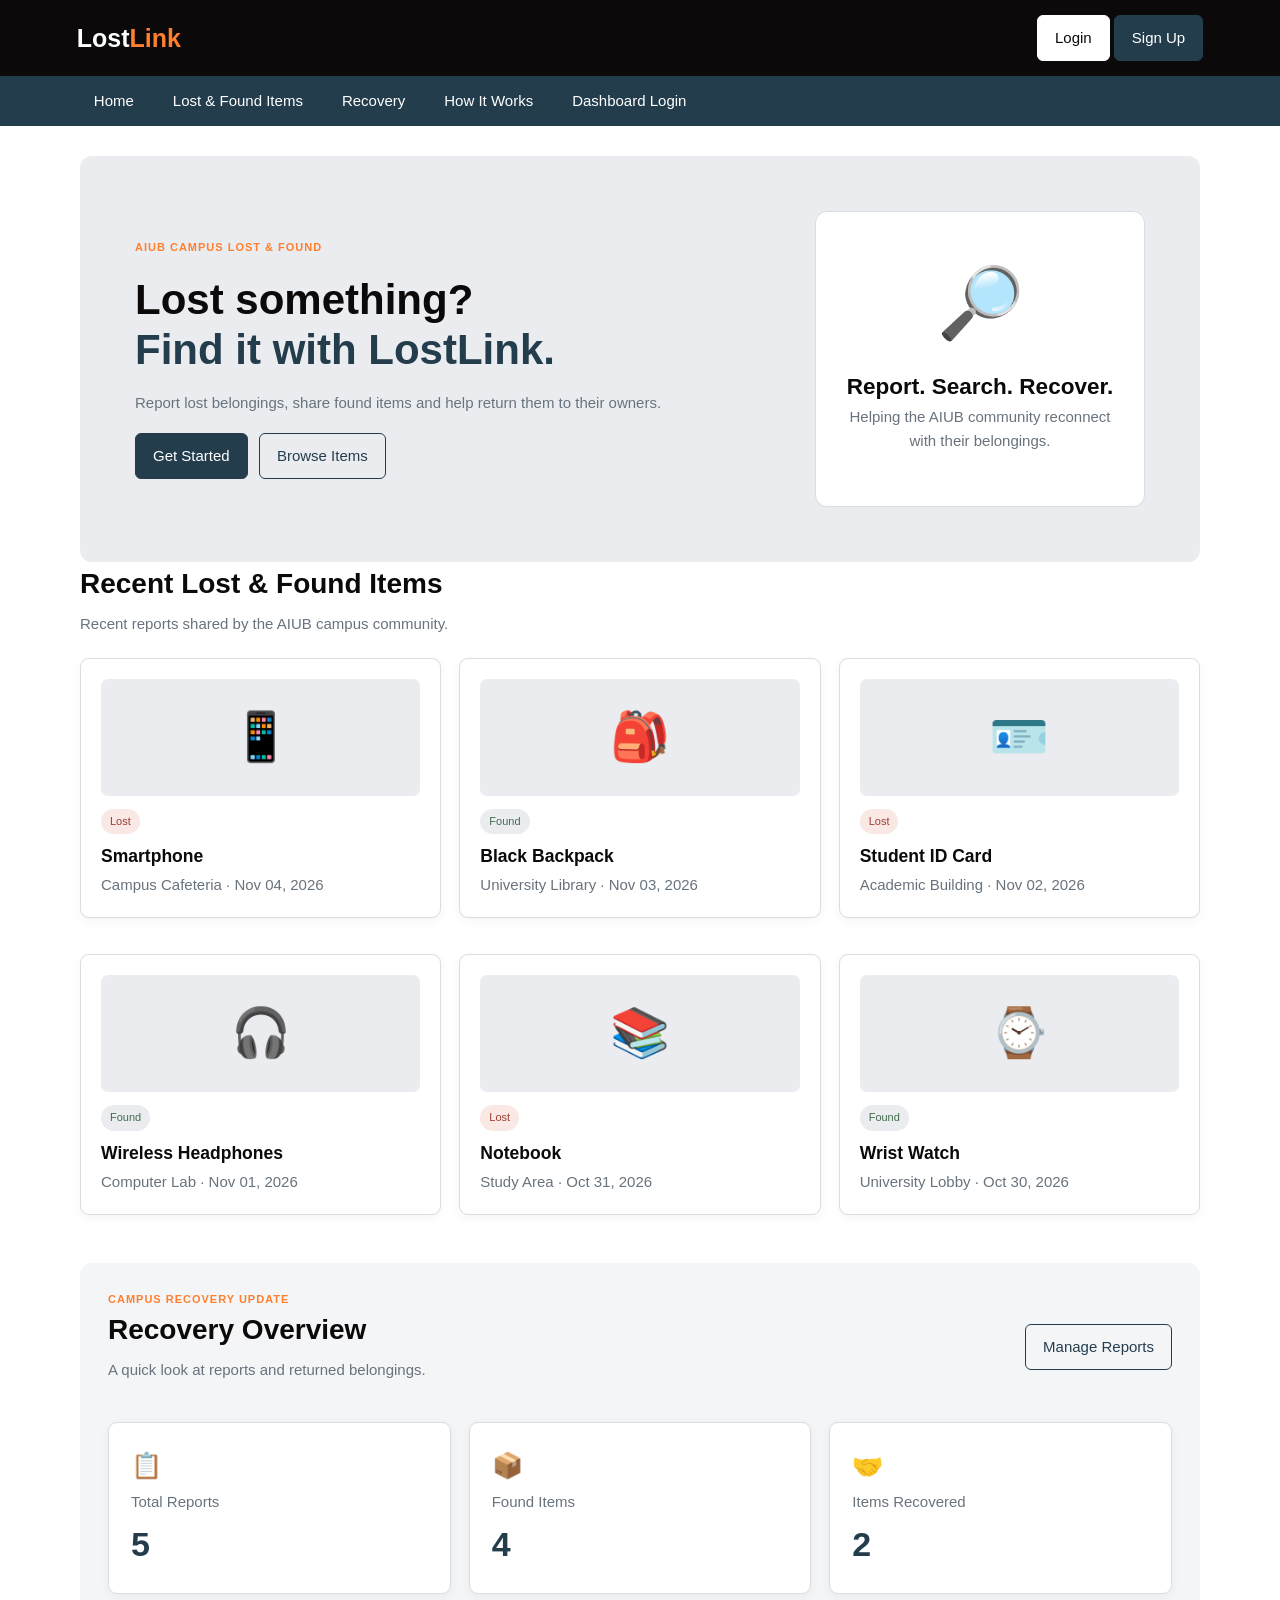
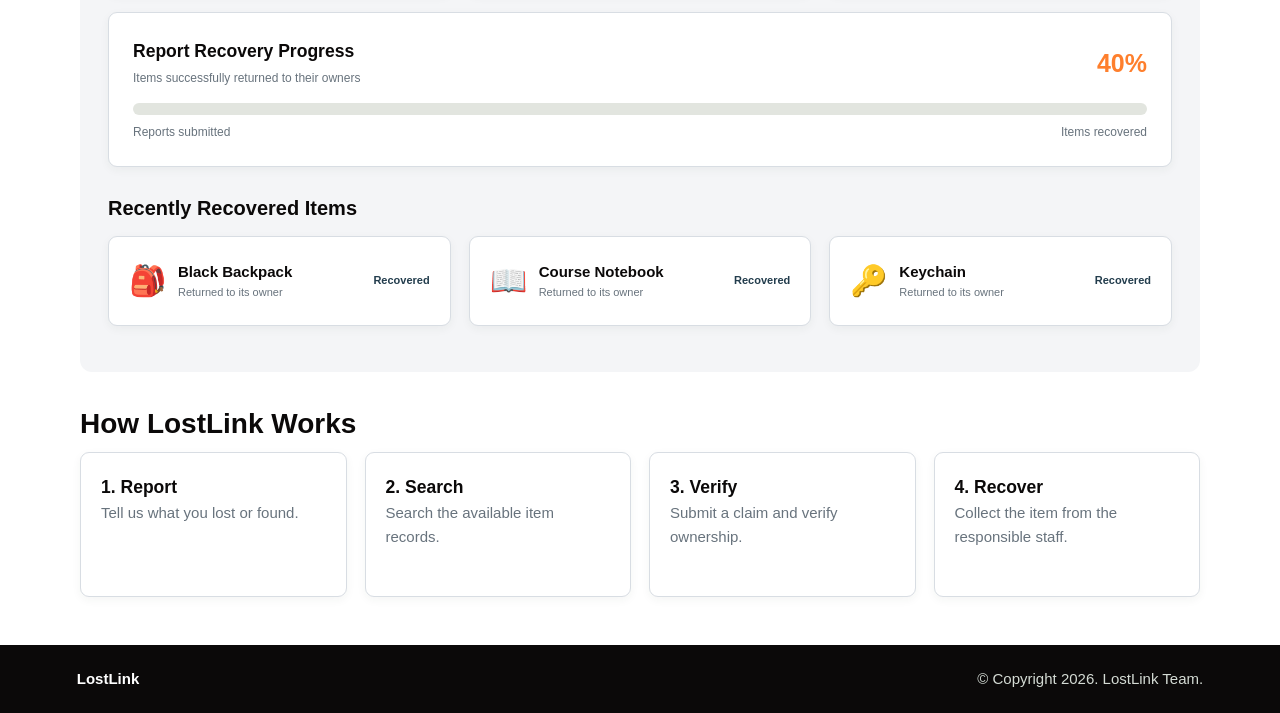
<file: index.html>
<!DOCTYPE html>
<html lang="en">
<head><meta charset="UTF-8"><meta http-equiv="refresh" content="0; url=Member-1/index.html"><title>LostLink</title></head>
<body><p>Opening <a href="Member-1/index.html">LostLink Home</a>...</p></body>
</html>
</file>
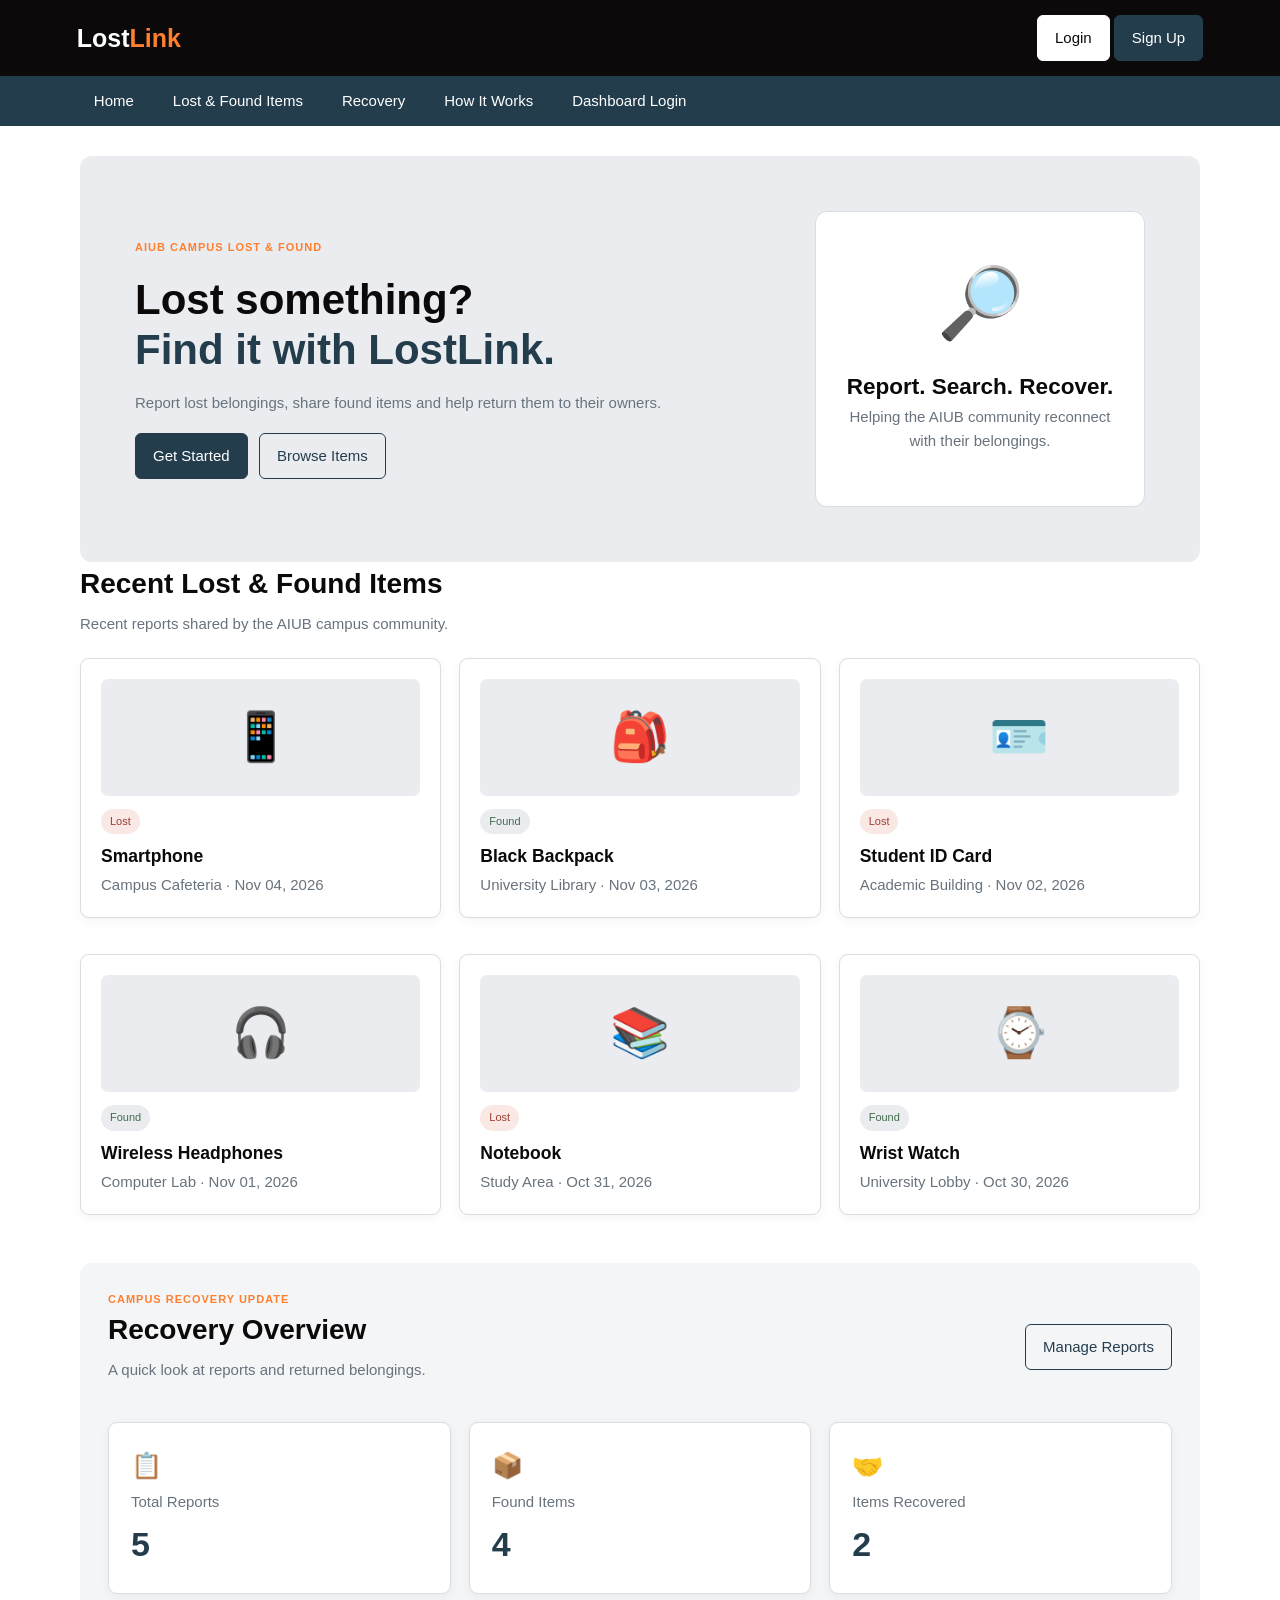
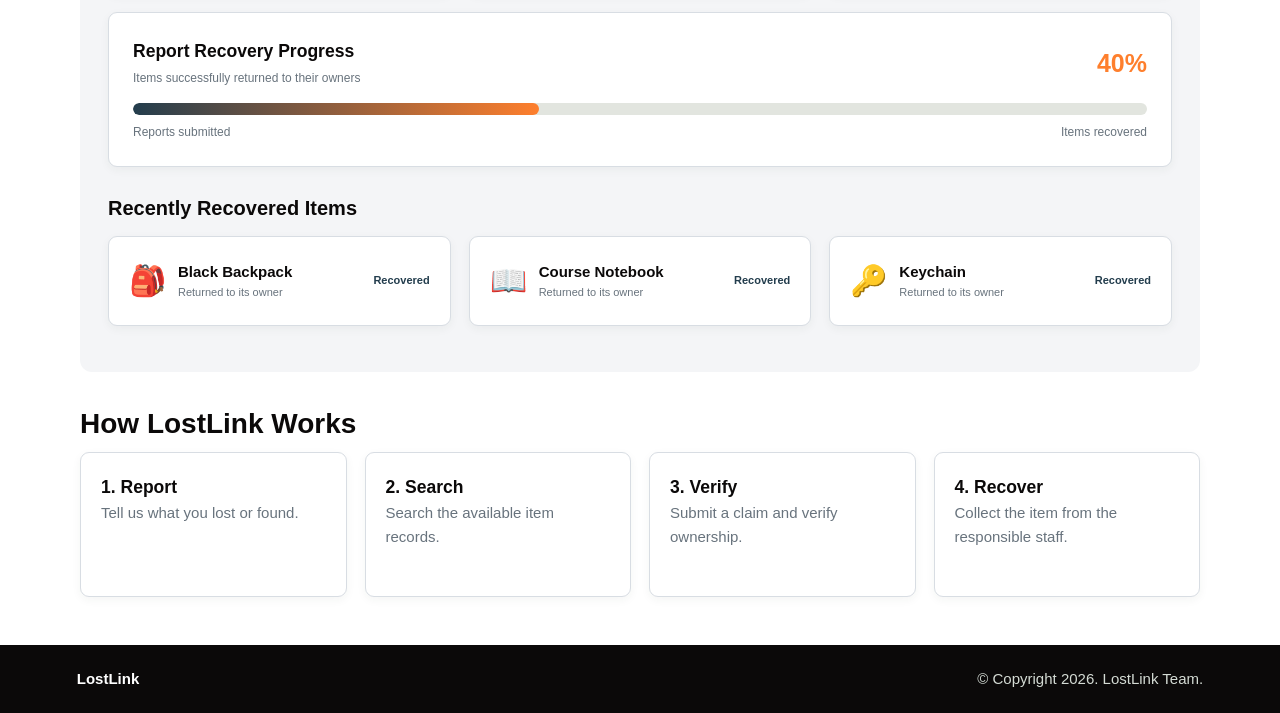
<file: Member-1/index.html>
<!DOCTYPE html>
<html lang="en">
<head>
  <meta charset="UTF-8">
  <title>LostLink | AIUB Lost & Found</title>
  <link rel="stylesheet" href="../shared/css/common.css">
</head>
<body>
  <header class="header">
    <a class="logo" href="index.html">Lost<span>Link</span></a>
    <div><a class="btn btn-light" href="../login.html">Login</a> <a class="btn" href="../register.html">Sign Up</a></div>
  </header>

  <nav class="topnav">
    <a href="#home">Home</a>
    <a href="#items">Lost & Found Items</a>
    <a href="#recovery">Recovery</a>
    <a href="#how">How It Works</a>
    <a href="../login.html">Dashboard Login</a>
  </nav>

  <main class="container">
    <section id="home" class="hero">
      <div>
        <p class="eyebrow">AIUB CAMPUS LOST & FOUND</p>
        <h1>Lost something?<br><span>Find it with LostLink.</span></h1>
        <p>Report lost belongings, share found items and help return them to their owners.</p>
        <a class="btn" href="../login.html">Get Started</a>
        <a class="btn btn-outline" href="#items">Browse Items</a>
      </div>
      <div class="hero-art"><div class="hero-icon">🔎</div><h2>Report. Search. Recover.</h2><p>Helping the AIUB community reconnect with their belongings.</p></div>
    </section>

    <section id="items" class="page-section">
      <h2 class="page-title">Recent Lost & Found Items</h2>
      <p class="page-subtitle">Recent reports shared by the AIUB campus community.</p>

      <div class="grid three">
        <article class="card item-card">
          <div class="item-emoji">📱</div>
          <span class="badge lost">Lost</span>
          <h3>Smartphone</h3>
          <p>Campus Cafeteria · Nov 04, 2026</p>
        </article>
        <article class="card item-card">
          <div class="item-emoji">🎒</div>
          <span class="badge found">Found</span>
          <h3>Black Backpack</h3>
          <p>University Library · Nov 03, 2026</p>
        </article>
        <article class="card item-card">
          <div class="item-emoji">🪪</div>
          <span class="badge lost">Lost</span>
          <h3>Student ID Card</h3>
          <p>Academic Building · Nov 02, 2026</p>
        </article>
        <article class="card item-card">
          <div class="item-emoji">🎧</div>
          <span class="badge found">Found</span>
          <h3>Wireless Headphones</h3>
          <p>Computer Lab · Nov 01, 2026</p>
        </article>
        <article class="card item-card">
          <div class="item-emoji">📚</div>
          <span class="badge lost">Lost</span>
          <h3>Notebook</h3>
          <p>Study Area · Oct 31, 2026</p>
        </article>
        <article class="card item-card">
          <div class="item-emoji">⌚</div>
          <span class="badge found">Found</span>
          <h3>Wrist Watch</h3>
          <p>University Lobby · Oct 30, 2026</p>
        </article>
      </div>
    </section>

    <section id="recovery" class="page-section recovery-section">
      <div class="section-heading">
        <div>
          <p class="eyebrow">CAMPUS RECOVERY UPDATE</p>
          <h2 class="page-title">Recovery Overview</h2>
          <p class="page-subtitle">A quick look at reports and returned belongings.</p>
        </div>
        <a class="btn btn-outline" href="../login.html">Manage Reports</a>
      </div>

      <div class="grid three recovery-stats">
        <div class="card recovery-stat">
          <span class="stat-icon">📋</span>
          <p>Total Reports</p>
          <strong id="homeTotalReports">03</strong>
        </div>
        <div class="card recovery-stat">
          <span class="stat-icon">📦</span>
          <p>Found Items</p>
          <strong id="homeFoundItems">02</strong>
        </div>
        <div class="card recovery-stat">
          <span class="stat-icon">🤝</span>
          <p>Items Recovered</p>
          <strong id="homeRecoveredItems">01</strong>
        </div>
      </div>

      <div class="card recovery-progress">
        <div class="progress-heading">
          <div>
            <h3>Report Recovery Progress</h3>
            <p>Items successfully returned to their owners</p>
          </div>
          <strong id="homeProgressText">33%</strong>
        </div>
        <div class="progress-track">
          <div class="progress-fill" id="homeProgressBar"></div>
        </div>
        <div class="progress-labels"><span>Reports submitted</span><span>Items recovered</span></div>
      </div>

      <h3 class="recovered-title">Recently Recovered Items</h3>
      <div class="grid three">
        <div class="card recovered-item"><span>🎒</span><div><h3>Black Backpack</h3><p>Returned to its owner</p></div><b>Recovered</b></div>
        <div class="card recovered-item"><span>📖</span><div><h3>Course Notebook</h3><p>Returned to its owner</p></div><b>Recovered</b></div>
        <div class="card recovered-item"><span>🔑</span><div><h3>Keychain</h3><p>Returned to its owner</p></div><b>Recovered</b></div>
      </div>
    </section>

    <section id="how" class="page-section">
      <h2 class="page-title">How LostLink Works</h2>
      <div class="grid four">
        <div class="card how-card"><h3>1. Report</h3><p>Tell us what you lost or found.</p></div>
        <div class="card how-card"><h3>2. Search</h3><p>Search the available item records.</p></div>
        <div class="card how-card"><h3>3. Verify</h3><p>Submit a claim and verify ownership.</p></div>
        <div class="card how-card"><h3>4. Recover</h3><p>Collect the item from the responsible staff.</p></div>
      </div>
    </section>
  </main>
  <footer class="footer"><strong>LostLink</strong><span>© Copyright 2026. LostLink Team.</span></footer>
  <script src="../shared/js/data.js"></script>
  <script src="js/home.js"></script>
</body>
</html>
</file>
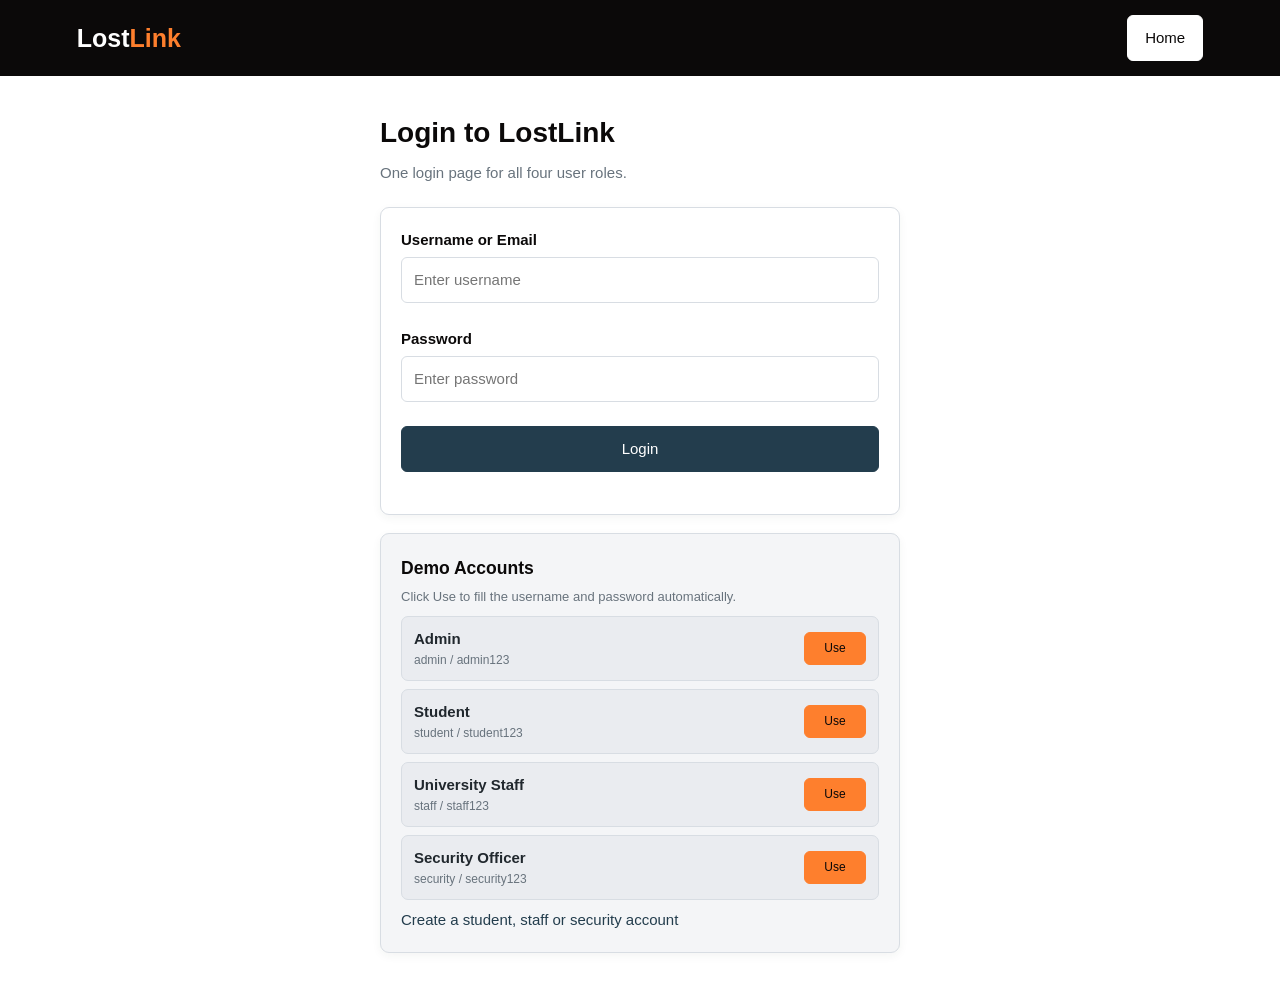
<file: login.html>
<!DOCTYPE html>
<html lang="en">
<head>
  <meta charset="UTF-8">
  <title>Login | LostLink</title>
  <link rel="stylesheet" href="shared/css/common.css">
</head>
<body>
  <header class="header"><a class="logo" href="Member-1/index.html">Lost<span>Link</span></a><a class="btn btn-light" href="Member-1/index.html">Home</a></header>
  <main class="form-container">
    <h1 class="page-title">Login to LostLink</h1>
    <p class="page-subtitle">One login page for all four user roles.</p>
    <form class="card form" onsubmit="return validateLogin()">
      <label>Username or Email<input type="text" id="username" placeholder="Enter username" required></label><span class="error" id="usernameError"></span>
      <label>Password<input type="password" id="password" placeholder="Enter password" required></label><span class="error" id="passwordError"></span>
      <button class="btn btn-block" type="submit">Login</button>
      <p id="loginMessage" class="message"></p>
    </form>
    <div class="card demo-box">
      <h3>Demo Accounts</h3>
      <p class="demo-help">Click Use to fill the username and password automatically.</p>
      <div class="demo-account">
        <div><b>Admin</b><small>admin / admin123</small></div>
        <button class="btn btn-small use-button" type="button" onclick="useAccount('admin', 'admin123')">Use</button>
      </div>
      <div class="demo-account">
        <div><b>Student</b><small>student / student123</small></div>
        <button class="btn btn-small use-button" type="button" onclick="useAccount('student', 'student123')">Use</button>
      </div>
      <div class="demo-account">
        <div><b>University Staff</b><small>staff / staff123</small></div>
        <button class="btn btn-small use-button" type="button" onclick="useAccount('staff', 'staff123')">Use</button>
      </div>
      <div class="demo-account">
        <div><b>Security Officer</b><small>security / security123</small></div>
        <button class="btn btn-small use-button" type="button" onclick="useAccount('security', 'security123')">Use</button>
      </div>
      <a href="register.html">Create a student, staff or security account</a>
    </div>
  </main>
  <script src="shared/js/data.js"></script>
  <script src="shared/js/common.js"></script>
  <script src="shared/js/login.js"></script>
</body>
</html>
</file>
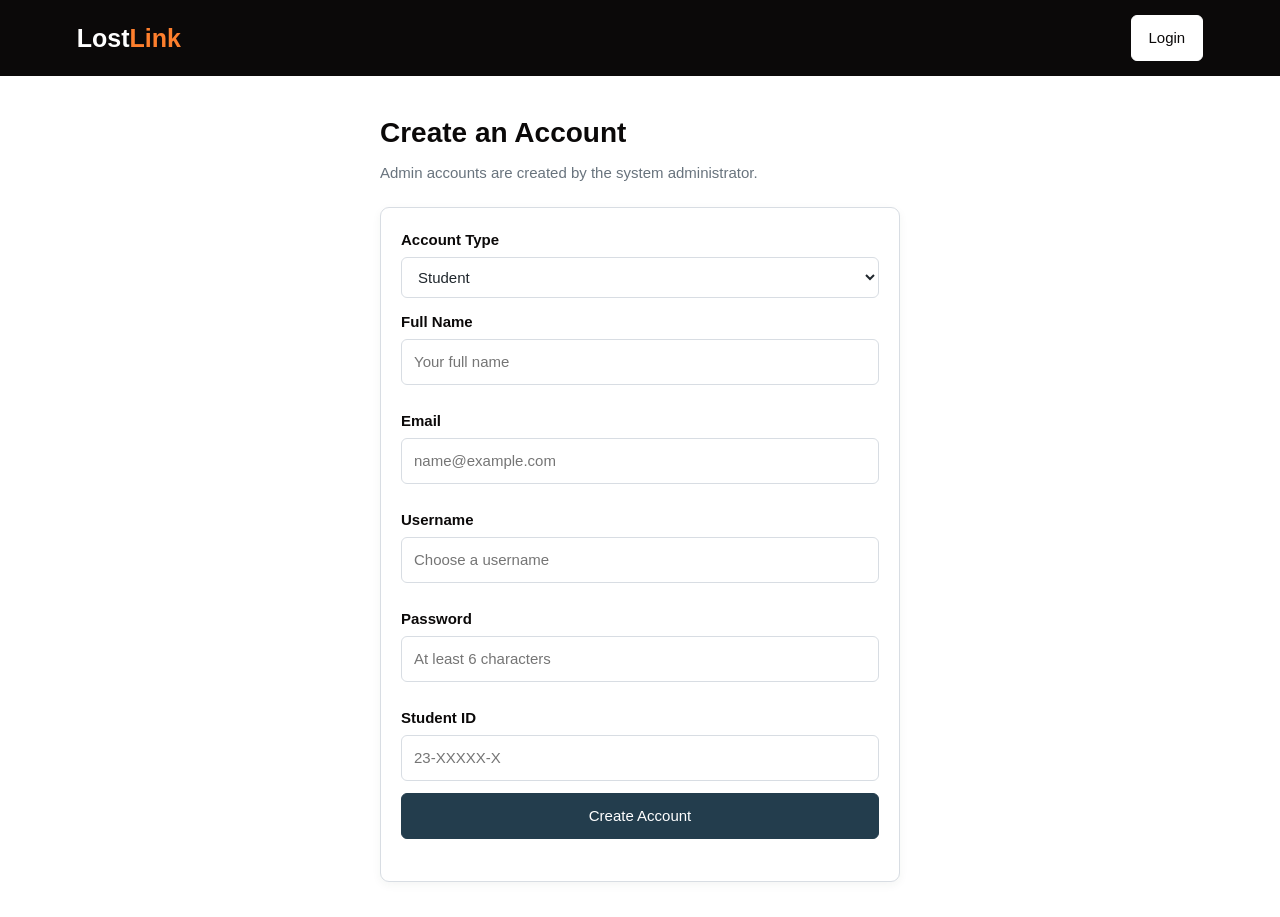
<file: register.html>
<!DOCTYPE html>
<html lang="en">
<head>
  <meta charset="UTF-8">
  <title>Sign Up | LostLink</title>
  <link rel="stylesheet" href="shared/css/common.css">
</head>
<body>
  <header class="header"><a class="logo" href="Member-1/index.html">Lost<span>Link</span></a><a class="btn btn-light" href="login.html">Login</a></header>
  <main class="form-container">
    <h1 class="page-title">Create an Account</h1>
    <p class="page-subtitle">Admin accounts are created by the system administrator.</p>
    <form id="registerForm" class="card form" onsubmit="return validateRegister()">
      <label>Account Type
        <select id="role" onchange="showRoleFields()">
          <option value="Student">Student</option>
          <option value="University Staff">University Staff</option>
          <option value="Security Officer">Security Officer</option>
        </select>
      </label>
      <label>Full Name<input id="fullName" type="text" placeholder="Your full name" required></label><span class="error" id="fullNameError"></span>
      <label>Email<input id="email" type="email" placeholder="name@example.com" required></label><span class="error" id="emailError"></span>
      <label>Username<input id="newUsername" type="text" placeholder="Choose a username" required></label><span class="error" id="newUsernameError"></span>
      <label>Password<input id="newPassword" type="password" placeholder="At least 6 characters" required minlength="6"></label><span class="error" id="newPasswordError"></span>
      <div id="studentFields"><label>Student ID<input id="studentId" type="text" placeholder="23-XXXXX-X" required></label></div>
      <div id="staffFields" style="display:none"><label>Employee ID<input id="employeeId" type="text" placeholder="EMP-1001" required></label></div>
      <div id="securityFields" style="display:none"><label>Security ID<input id="securityId" type="text" placeholder="SEC-1001" required></label></div>
      <button class="btn btn-block" type="submit">Create Account</button>
      <p id="registerMessage" class="message"></p>
    </form>
  </main>
  <script src="shared/js/data.js"></script>
  <script src="shared/js/common.js"></script>
  <script src="shared/js/register.js"></script>
</body>
</html>
</file>
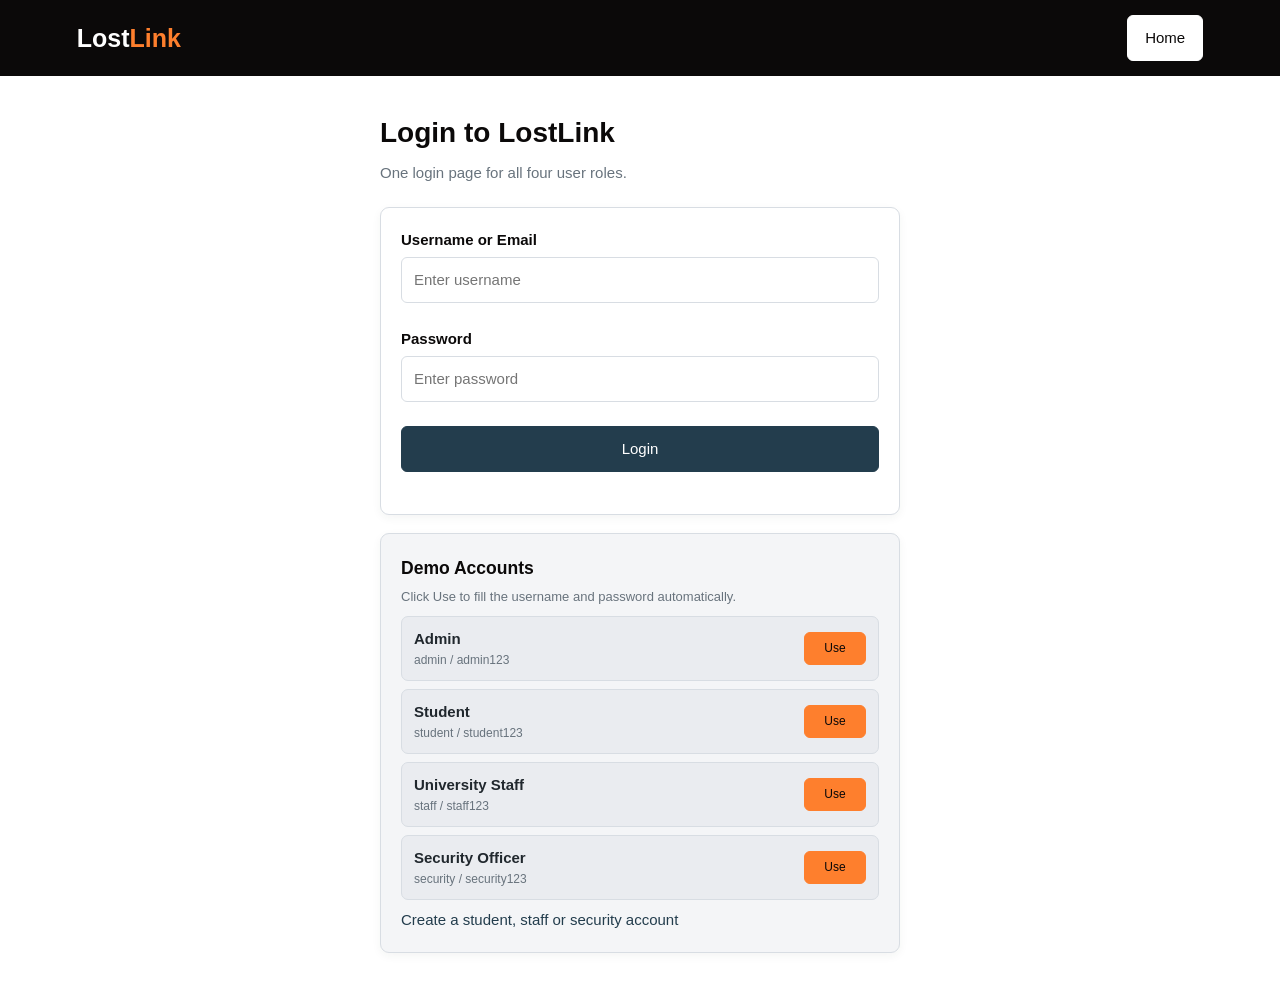
<file: lamia/staff.html>
<!DOCTYPE html>
<html lang="en">
<head><meta charset="UTF-8"><title>University Staff Dashboard | LostLink</title><link rel="stylesheet" href="css/staff.css"></head>
<body>
<header class="header"><a class="logo" href="../Member-1/index.html">Lost<span>Link</span></a><div class="user-info"><span class="badge staff">University Staff</span><span>Welcome, Staff Member</span><a class="btn btn-light btn-small" href="../login.html" onclick="logout()">Logout</a></div></header>
<nav class="topnav"><button id="nav-foundSection" onclick="showSection('foundSection')">Found Items</button><button id="nav-handoverSection" onclick="showSection('handoverSection')">Handover Records</button><button id="nav-matchingSection" onclick="showSection('matchingSection')">Lost Item Matching</button>
<button id="nav-summarySection" onclick="showSection('summarySection')">Found Item Summary</button>
</nav>
<main class="container">
<section id="foundSection" class="page-section">
<h1 class="page-title">Manage Found Items</h1><p class="page-subtitle">Record items found around the university campus.</p>
<div class="card"><form class="form inline-form" onsubmit="return saveFoundItem()">
<input type="hidden" id="foundIndex" value="-1">
<label>Item Name<input id="foundName" required></label><label>Category<select id="foundCategory"><option>Electronics</option><option>Documents</option><option>Bags</option><option>Books</option><option>Accessories</option><option>Other</option></select></label>
<label>Found Location<input id="foundLocation" required></label><label>Date Found<input id="foundDate" type="date" required></label>
<label>Current Status<select id="foundStatus"><option>At Staff Office</option><option>Sent to Security</option><option>Returned</option></select></label><button class="btn" type="submit">Save Found Item</button>
</form><p id="foundMessage" class="message"></p></div>
<div class="card"><label>Search Found Items<input id="foundSearch" onkeyup="renderFoundItems()" placeholder="Search found items"></label>
<table><thead><tr><th>Item</th><th>Category</th><th>Location</th><th>Date</th><th>Status</th><th>Actions</th></tr></thead><tbody id="foundTable"></tbody></table></div>
</section>
<section id="handoverSection" class="page-section" style="display:none">
<h1 class="page-title">Item Handover Records</h1><p class="page-subtitle">Record items transferred to the security desk.</p>
<div class="card"><form class="form inline-form" onsubmit="return saveHandover()">
<label>Item Name<input id="handoverItem" required></label><label>Received By<input id="handoverPerson" required></label><label>Handover Date<input id="handoverDate" type="date" required></label><button class="btn" type="submit">Add Handover</button>
</form><p id="handoverMessage" class="message"></p></div>
<div class="card"><label>Search Handover Records<input id="handoverSearch" onkeyup="renderHandovers()"></label><table><thead><tr><th>Item</th><th>Received By</th><th>Date</th><th>Actions</th></tr></thead><tbody id="handoverTable"></tbody></table></div>
</section>
<section id="matchingSection" class="page-section" style="display:none">
<h1 class="page-title">Lost Item Matching</h1><p class="page-subtitle">Compare lost reports with found items using their category and location.</p>
<div class="feature-banner sage-banner"><div><span class="feature-icon">🔗</span><h3>Possible Item Matches</h3><p>Use matching suggestions to help students recover belongings.</p></div><strong>Staff Feature</strong></div>
<div class="card"><table><thead><tr><th>Lost Item</th><th>Lost Location</th><th>Possible Found Item</th><th>Found Location</th></tr></thead><tbody id="matchingTable"></tbody></table></div>
</section>
<section id="summarySection" class="page-section" style="display:none">
<h1 class="page-title">Found Item Summary</h1><p class="page-subtitle">A simple overview of items handled by university staff.</p>
<div class="grid four">
<div class="card stat hover-card"><span>Total Found Items</span><strong id="staffTotalFound">0</strong></div>
<div class="card stat hover-card"><span>At Staff Office</span><strong id="staffAtOffice">0</strong></div>
<div class="card stat hover-card"><span>Sent to Security</span><strong id="staffSentSecurity">0</strong></div>
<div class="card stat hover-card"><span>Returned</span><strong id="staffReturned">0</strong></div>
</div>
<div class="card"><h3>Item Status Guide</h3><p><span class="badge found">At Staff Office</span> Item is kept with the university staff.</p><p><span class="badge admin">Sent to Security</span> Item has been transferred to security.</p><p><span class="badge student">Returned</span> Item has been handed back to its owner.</p></div>
</section>
</main>
<script src="../../shared/js/data.js"></script><script src="../../shared/js/common.js"></script><script src="../../shared/js/auth.js"></script><script>requireRole("University Staff");</script><script src="js/staff.js"></script>
</body></html>
</file>
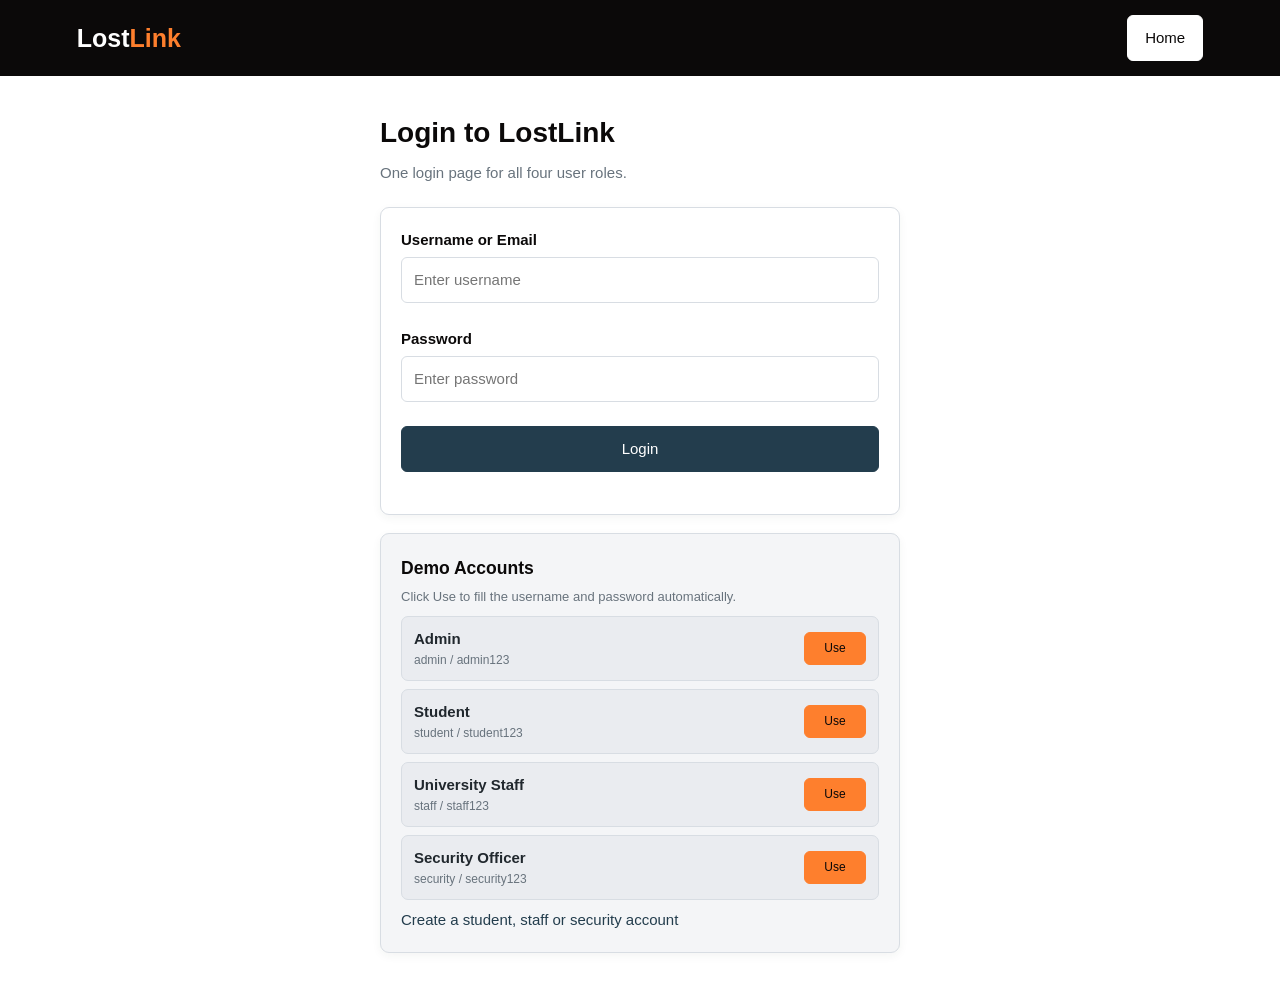
<file: Member-1/admin.html>
<!DOCTYPE html>
<html lang="en">
<head><meta charset="UTF-8"><title>Admin Dashboard | LostLink</title><link rel="stylesheet" href="css/admin.css"></head>
<body>
<header class="header"><a class="logo" href="index.html">Lost<span>Link</span></a><div class="user-info"><span class="badge admin">Admin</span><span>Welcome, Admin</span><a class="btn btn-light btn-small" href="../login.html" onclick="logout()">Logout</a></div></header>
<nav class="topnav">
<button id="nav-usersSection" onclick="showSection('usersSection')">Manage Users</button>
<button id="nav-reportSection" onclick="showSection('reportSection')">System Report</button>
<button id="nav-approvalSection" onclick="showSection('approvalSection')">Account Approvals</button>
<button id="nav-moderationSection" onclick="showSection('moderationSection')">Item Moderation</button>
</nav>
<main class="container">
<section id="usersSection" class="page-section">
<h1 class="page-title">Manage Users</h1><p class="page-subtitle">Create, view, update, delete and search user accounts.</p>
<div class="card">
<form class="form inline-form" onsubmit="return saveUser()">
<input type="hidden" id="userIndex" value="-1">
<label>Full Name<input id="userName" required></label><label>Username<input id="userUsername" required></label>
<label>Role<select id="userRole"><option>Student</option><option>University Staff</option><option>Security Officer</option></select></label>
<label>Status<select id="userStatus"><option>Active</option><option>Pending</option><option>Blocked</option></select></label>
<button class="btn" type="submit">Save User</button>
</form><p id="userMessage" class="message"></p>
</div>
<div class="card"><label>Search Users<input id="userSearch" onkeyup="renderUsers()" placeholder="Search by name, username or role"></label>
<table><thead><tr><th>Name</th><th>Username</th><th>Role</th><th>Status</th><th>Actions</th></tr></thead><tbody id="usersTable"></tbody></table></div>
</section>
<section id="reportSection" class="page-section" style="display:none">
<h1 class="page-title">System Report</h1><p class="page-subtitle">A quick summary of LostLink activity.</p>
<div class="grid four">
<div class="card stat"><span>Total Users</span><strong id="totalUsers">0</strong></div>
<div class="card stat"><span>Lost Reports</span><strong id="totalLost">0</strong></div>
<div class="card stat"><span>Found Items</span><strong id="totalFound">0</strong></div>
<div class="card stat"><span>Returned Items</span><strong id="totalReturned">0</strong></div>
</div>
</section>
<section id="approvalSection" class="page-section" style="display:none">
<h1 class="page-title">Account Approvals</h1><p class="page-subtitle">Review new account requests before allowing access.</p>
<div class="feature-banner amber-banner"><div><span class="feature-icon">👤</span><h3>Account Review Center</h3><p>Approve valid student and staff account requests.</p></div><strong id="pendingAccountCount">0 Pending</strong></div>
<div class="card"><table><thead><tr><th>Name</th><th>Username</th><th>Role</th><th>Status</th><th>Action</th></tr></thead><tbody id="approvalTable"></tbody></table></div>
</section>
<section id="moderationSection" class="page-section" style="display:none">
<h1 class="page-title">Item Moderation</h1><p class="page-subtitle">Review item reports that need admin attention.</p>
<div class="feature-banner sage-banner"><div><span class="feature-icon">🛡️</span><h3>Report Review</h3><p>Remove incomplete or inappropriate reports from the review list.</p></div><strong>Admin Only</strong></div>
<div class="card"><label>Search Reports<input id="moderationSearch" onkeyup="renderModeration()" placeholder="Search item or reporter"></label>
<table><thead><tr><th>Item</th><th>Category</th><th>Reporter</th><th>Reason</th><th>Action</th></tr></thead><tbody id="moderationTable"></tbody></table></div>
</section>
</main>
<script src="../../shared/js/data.js"></script><script src="../../shared/js/common.js"></script><script src="../../shared/js/auth.js"></script><script>requireRole("Admin");</script><script src="js/admin.js"></script>
</body></html>
</file>
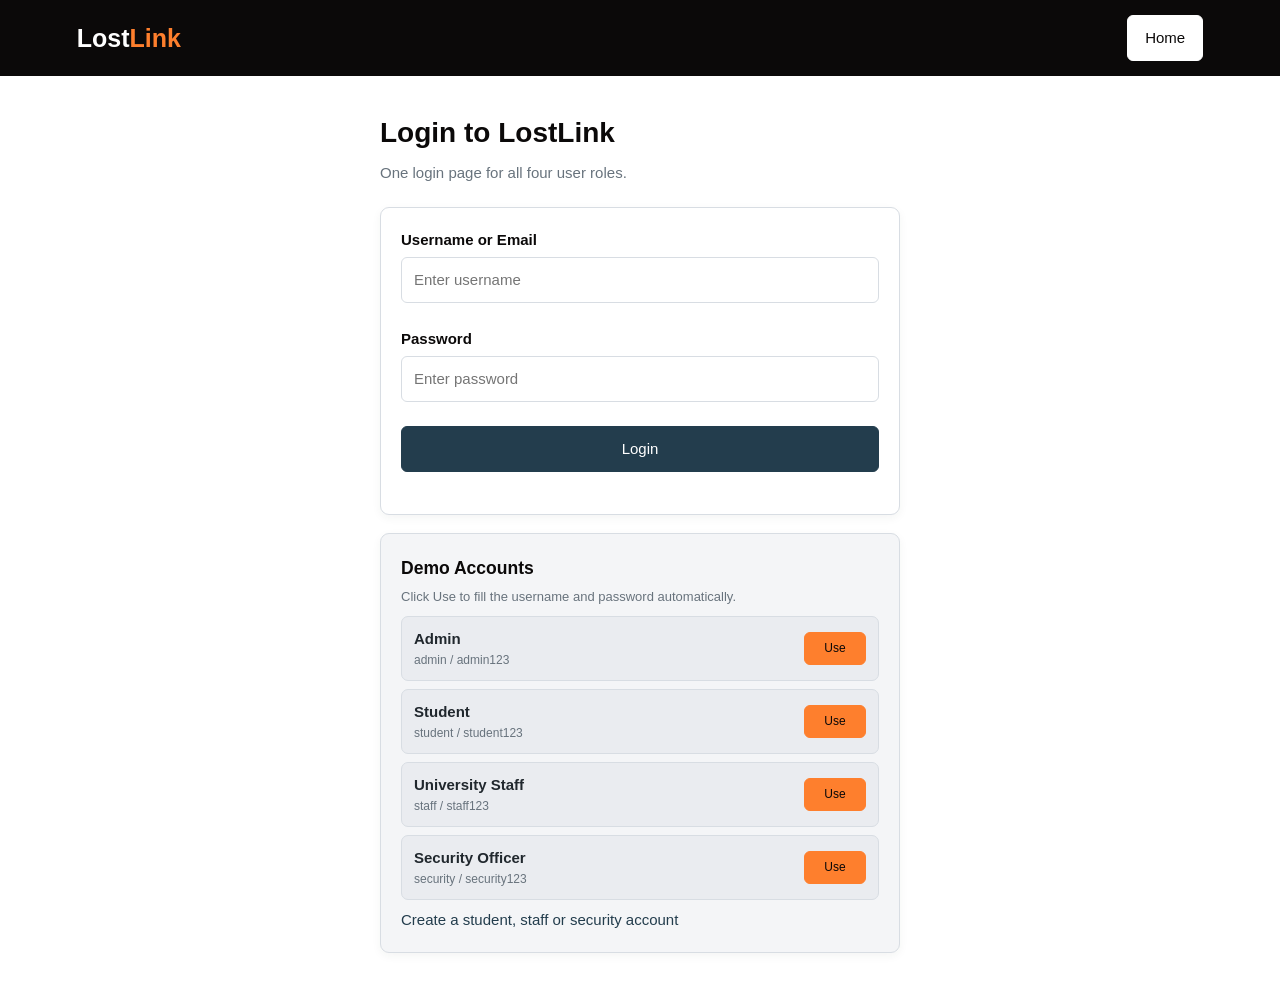
<file: Member-2/student.html>
<!DOCTYPE html>
<html lang="en">
<head><meta charset="UTF-8"><title>Student Dashboard | LostLink</title><link rel="stylesheet" href="css/student.css"></head>
<body>
<header class="header"><a class="logo" href="../Member-1/index.html">Lost<span>Link</span></a><div class="user-info"><span class="badge student">Student</span><span>Welcome, Student</span><a class="btn btn-light btn-small" href="../login.html" onclick="logout()">Logout</a></div></header>
<nav class="topnav"><button id="nav-lostSection" onclick="showSection('lostSection')">My Lost Reports</button><button id="nav-claimsSection" onclick="showSection('claimsSection')">Submit a Claim</button><button id="nav-browseSection" onclick="showSection('browseSection')">Browse Found Items</button>
<button id="nav-historySection" onclick="showSection('historySection')">My Claim History</button>
</nav>
<main class="container">
<section id="lostSection" class="page-section">
<h1 class="page-title">My Lost Item Reports</h1><p class="page-subtitle">Create and manage your lost item reports.</p>
<div class="card"><form class="form inline-form" onsubmit="return saveLostReport()">
<input type="hidden" id="lostIndex" value="-1">
<label>Item Name<input id="lostName" required></label><label>Category<select id="lostCategory"><option>Electronics</option><option>Documents</option><option>Bags</option><option>Books</option><option>Accessories</option><option>Other</option></select></label>
<label>Lost Location<input id="lostLocation" required></label><label>Date Lost<input id="lostDate" type="date" required></label>
<label>Description<input id="lostDescription" required></label><button class="btn" type="submit">Save Report</button>
</form><p id="lostMessage" class="message"></p></div>
<div class="card"><label>Search My Reports<input id="lostSearch" onkeyup="renderLostReports()" placeholder="Search my reports"></label>
<table><thead><tr><th>Item</th><th>Category</th><th>Location</th><th>Date</th><th>Status</th><th>Actions</th></tr></thead><tbody id="lostTable"></tbody></table></div>
</section>
<section id="claimsSection" class="page-section" style="display:none">
<h1 class="page-title">Submit a Claim</h1><p class="page-subtitle">Choose a found item and explain how you can identify it.</p>
<div class="card"><form class="form" onsubmit="return submitClaim()"><input type="hidden" id="claimIndex" value="-1">
<label>Found Item<select id="claimItem"><option value="Black Backpack">Black Backpack</option><option value="Student ID Card">Student ID Card</option><option value="Wireless Earbuds">Wireless Earbuds</option></select></label>
<label>Proof / Identifying Details<textarea id="claimProof" required></textarea></label><button class="btn" type="submit">Submit Claim</button>
</form><p id="claimMessage" class="message"></p></div>
<div class="card"><h3>My Claim Status</h3><label>Search Claims<input id="claimSearch" onkeyup="renderClaims()" placeholder="Search claim records"></label><table><thead><tr><th>Item</th><th>Details</th><th>Status</th><th>Actions</th></tr></thead><tbody id="claimsTable"></tbody></table></div>
</section>
<section id="browseSection" class="page-section" style="display:none">
<h1 class="page-title">Browse Found Items</h1><p class="page-subtitle">Search items reported by university staff and security.</p>
<div class="feature-banner sage-banner"><div><span class="feature-icon">🔎</span><h3>Find Your Belongings</h3><p>Search the found-item list and submit a claim for an item you recognize.</p></div><strong>Student Feature</strong></div>
<div class="card"><label>Search Found Items<input id="studentFoundSearch" onkeyup="renderStudentFoundItems()" placeholder="Search by item, category or location"></label>
<table><thead><tr><th>Item</th><th>Category</th><th>Location</th><th>Status</th><th>Action</th></tr></thead><tbody id="studentFoundTable"></tbody></table></div>
</section>
<section id="historySection" class="page-section" style="display:none">
<h1 class="page-title">My Claim History</h1><p class="page-subtitle">See the status of every claim you have submitted.</p>
<div class="feature-banner amber-banner"><div><span class="feature-icon">📜</span><h3>Claim History</h3><p>Keep track of pending, approved and rejected claims.</p></div><strong id="studentClaimCount">0 Claims</strong></div>
<div class="card"><table><thead><tr><th>Item</th><th>Identification Details</th><th>Decision</th></tr></thead><tbody id="claimHistoryTable"></tbody></table></div>
</section>
</main>
<script src="../../shared/js/data.js"></script><script src="../../shared/js/common.js"></script><script src="../../shared/js/auth.js"></script><script>requireRole("Student");</script><script src="js/student.js"></script>
</body></html>
</file>
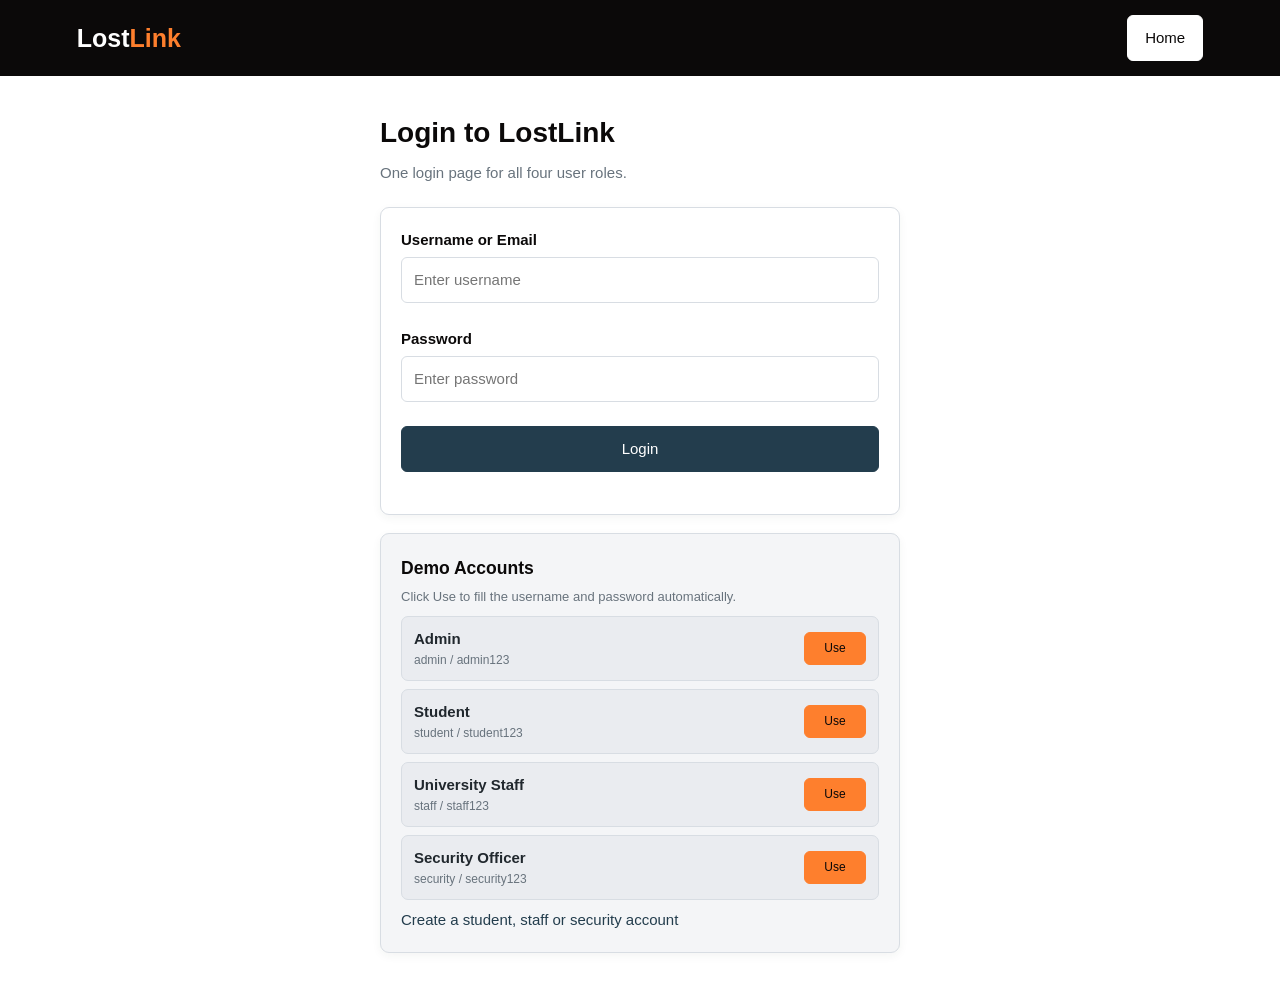
<file: sadi/security.html>
<!DOCTYPE html>
<html lang="en">
<head><meta charset="UTF-8"><title>Security Dashboard | LostLink</title><link rel="stylesheet" href="css/security.css"></head>
<body>
<header class="header"><a class="logo" href="../Member-1/index.html">Lost<span>Link</span></a><div class="user-info"><span class="badge security">Security Officer</span><span>Welcome, Security Officer</span><a class="btn btn-light btn-small" href="../login.html" onclick="logout()">Logout</a></div></header>
<nav class="topnav"><button id="nav-depositSection" onclick="showSection('depositSection')">Security Desk Register</button><button id="nav-releaseSection" onclick="showSection('releaseSection')">Verify & Release</button><button id="nav-unclaimedSection" onclick="showSection('unclaimedSection')">Unclaimed Items</button>
<button id="nav-dailySection" onclick="showSection('dailySection')">Daily Desk Summary</button>
</nav>
<main class="container">
<section id="depositSection" class="page-section">
<h1 class="page-title">Security Desk Register</h1><p class="page-subtitle">Register items deposited at the university security desk.</p>
<div class="card"><form class="form inline-form" onsubmit="return saveDeposit()">
<input type="hidden" id="depositIndex" value="-1">
<label>Item Name<input id="depositName" required></label><label>Item Description<input id="depositDescription" required></label>
<label>Deposited By<input id="depositBy" required></label><label>Deposit Date<input id="depositDate" type="date" required></label>
<button class="btn" type="submit">Save Deposit</button></form><p id="depositMessage" class="message"></p></div>
<div class="card"><label>Search Desk Register<input id="depositSearch" onkeyup="renderDeposits()"></label><table><thead><tr><th>Item</th><th>Description</th><th>Deposited By</th><th>Date</th><th>Status</th><th>Actions</th></tr></thead><tbody id="depositTable"></tbody></table></div>
</section>
<section id="releaseSection" class="page-section" style="display:none">
<h1 class="page-title">Verify & Release Item</h1><p class="page-subtitle">Check claimant details and update the item release status.</p>
<div class="card"><form class="form inline-form" onsubmit="return saveRelease()">
<label>Item Name<input id="releaseName" required></label><label>Claimant Name<input id="releaseClaimant" required></label>
<label>Verification Note<input id="releaseProof" required></label><label>Status<select id="releaseStatus"><option>Verified - Released</option><option>Waiting for Verification</option><option>Claim Rejected</option></select></label>
<button class="btn" type="submit">Save Verification</button></form><p id="releaseMessage" class="message"></p></div>
<div class="card"><h3>Release Records</h3><table><thead><tr><th>Item</th><th>Claimant</th><th>Verification</th><th>Status</th><th>Actions</th></tr></thead><tbody id="releaseTable"></tbody></table></div>
</section>
<section id="unclaimedSection" class="page-section" style="display:none">
<h1 class="page-title">Unclaimed Items</h1><p class="page-subtitle">Items currently stored at the security desk and waiting for collection.</p>
<div class="feature-banner amber-banner"><div><span class="feature-icon">📦</span><h3>Collection Waiting List</h3><p>Check stored items before a student visits the desk.</p></div><strong id="unclaimedCount">0 Items</strong></div>
<div class="card"><label>Search Unclaimed Items<input id="unclaimedSearch" onkeyup="renderUnclaimed()" placeholder="Search item or depositor"></label>
<table><thead><tr><th>Item</th><th>Description</th><th>Deposited By</th><th>Date</th><th>Status</th></tr></thead><tbody id="unclaimedTable"></tbody></table></div>
</section>
<section id="dailySection" class="page-section" style="display:none">
<h1 class="page-title">Daily Desk Summary</h1><p class="page-subtitle">Review the security desk's deposit and release records.</p>
<div class="feature-banner sage-banner"><div><span class="feature-icon">📊</span><h3>Security Desk Overview</h3><p>Quick totals based on the sample desk records.</p></div><strong>Daily Summary</strong></div>
<div class="grid three">
<div class="card stat hover-card"><span>Total Deposits</span><strong id="securityDeposits">0</strong></div>
<div class="card stat hover-card"><span>Items Released</span><strong id="securityReleased">0</strong></div>
<div class="card stat hover-card"><span>Waiting for Collection</span><strong id="securityWaiting">0</strong></div>
</div>
<div class="card"><h3>Recent Release Records</h3><table><thead><tr><th>Item</th><th>Claimant</th><th>Status</th></tr></thead><tbody id="dailyReleaseTable"></tbody></table></div>
</section>
</main>
<script src="../../shared/js/data.js"></script><script src="../../shared/js/common.js"></script><script src="../../shared/js/auth.js"></script><script>requireRole("Security Officer");</script><script src="js/security.js"></script>
</body></html>
</file>
<file: shared/css/common.css>
/* LostLink - Sage Green, Concrete Grey and Burnt Amber */

/* Main colors */
:root {
  /* LostLink color theme */
  --dark: #0B0909;
  --navy: #233D4D;
  --orange: #FE7F2D;
  --light: #EAECF0;

  /* Simple theme colors used by the sample CSS */
  --sage: #233D4D;
  --sage-dark: #233D4D;
  --sage-light: #EAECF0;
  --grey: #858B8D;
  --grey-light: #F4F5F7;
  --amber: #FE7F2D;
  --amber-light: #FFF0E7;
  --text: #20272D;
  --muted: #68737D;
  --white: #FFFFFF;
  --border: #D8DDE3;
  --red: #B74D42;
}

/* Basic page setup */
* {
  margin: 0;
  padding: 0;
  box-sizing: border-box;
}

body {
  font-family: Arial, Helvetica, sans-serif;
  font-size: 15px;
  line-height: 1.6;
  color: var(--text);
  background: var(--white);
}

a {
  color: var(--sage-dark);
  text-decoration: none;
}

a:hover {
  color: var(--amber);
}

h1, h2, h3 {
  color: var(--dark);
}

p {
  color: var(--muted);
}

input, select, textarea, button {
  font: inherit;
}

input, select, textarea {
  width: 100%;
  padding: 10px 12px;
  color: var(--text);
  background: var(--white);
  border: 1px solid var(--border);
  border-radius: 6px;
}

input:focus, select:focus, textarea:focus {
  outline: 2px solid var(--sage-light);
  border-color: var(--sage);
}

/* Header and navigation */
.header {
  display: flex;
  align-items: center;
  justify-content: space-between;
  padding: 15px 6%;
  color: var(--white);
  background: var(--dark);
}

.logo {
  color: var(--white);
  font-size: 25px;
  font-weight: bold;
}

.logo span {
  color: var(--amber);
}

.user-info {
  display: flex;
  align-items: center;
  gap: 14px;
  color: var(--white);
}

.topnav {
  display: flex;
  gap: 5px;
  padding: 0 6%;
  background: var(--sage-dark);
}

.topnav a, .topnav button {
  padding: 13px 17px;
  color: var(--white);
  background: transparent;
  border: 0;
  cursor: pointer;
}

.topnav a:hover, .topnav button:hover, .topnav button.active {
  color: var(--dark);
  background: var(--sage-light);
}

/* Main layout */
.container {
  width: 1120px;
  margin: 30px auto;
}

.page-section {
  margin-bottom: 30px;
}

.page-title {
  margin-bottom: 5px;
  font-size: 28px;
}

.page-subtitle {
  margin-bottom: 22px;
  color: var(--muted);
}

.hero {
  display: flex;
  align-items: center;
  justify-content: space-between;
  gap: 40px;
  padding: 55px;
  background: var(--sage-light);
  border-radius: 12px;
}

.hero h1 {
  margin: 8px 0 15px;
  font-size: 42px;
  line-height: 1.2;
}

.hero h1 span {
  color: var(--sage-dark);
}

.hero p {
  margin-bottom: 18px;
}

.eyebrow {
  color: var(--amber);
  font-size: 11px;
  font-weight: bold;
  letter-spacing: 1px;
}

.hero-art {
  width: 330px;
  padding: 35px 20px;
  text-align: center;
  background: var(--white);
  border: 1px solid var(--border);
  border-radius: 12px;
}

.hero-icon {
  margin-bottom: 10px;
  font-size: 70px;
}

.grid {
  display: grid;
  gap: 18px;
}

.three {
  grid-template-columns: repeat(3, 1fr);
}

.four {
  grid-template-columns: repeat(4, 1fr);
}

/* Cards and item examples */
.card {
  margin-bottom: 18px;
  padding: 20px;
  background: var(--white);
  border: 1px solid var(--border);
  border-radius: 9px;
  box-shadow: 0 3px 10px rgba(41, 51, 46, 0.05);
}

.item-card h3 {
  margin: 8px 0 3px;
}

.item-emoji {
  margin-bottom: 12px;
  padding: 20px;
  text-align: center;
  background: var(--sage-light);
  border-radius: 7px;
  font-size: 48px;
}

/* Buttons and labels */
.btn {
  display: inline-block;
  padding: 10px 17px;
  color: var(--white);
  background: var(--sage-dark);
  border: 1px solid var(--sage-dark);
  border-radius: 6px;
  cursor: pointer;
}

.btn:hover {
  color: var(--white);
  background: var(--dark);
}

.btn-light {
  color: var(--dark);
  background: var(--white);
  border-color: var(--white);
}

.btn-light:hover {
  color: var(--white);
  background: var(--amber);
  border-color: var(--amber);
}

.btn-outline {
  margin-left: 7px;
  color: var(--sage-dark);
  background: transparent;
}

.btn-small {
  padding: 6px 10px;
  font-size: 12px;
}

.btn-block {
  width: 100%;
}

.btn-danger {
  background: var(--red);
  border-color: var(--red);
}

.badge {
  display: inline-block;
  padding: 4px 9px;
  color: var(--dark);
  background: var(--grey-light);
  border-radius: 20px;
  font-size: 11px;
}

.badge.admin {
  color: var(--white);
  background: var(--amber);
}

.badge.student {
  color: var(--white);
  background: var(--sage-dark);
}

.badge.staff {
  color: var(--white);
  background: var(--grey);
}

.badge.security {
  color: var(--dark);
  background: var(--amber-light);
}

.badge.lost {
  color: #9B3D34;
  background: #F9E8E3;
}

.badge.found {
  color: #426D4C;
  background: var(--sage-light);
}

/* Forms */
.form-container {
  width: 520px;
  margin: 35px auto;
}

.form {
  display: flex;
  flex-direction: column;
  gap: 12px;
}

.form label {
  display: block;
  color: var(--dark);
  font-weight: bold;
}

.form label input,
.form label select,
.form label textarea {
  display: block;
  margin-top: 5px;
  font-weight: normal;
}

.inline-form {
  display: grid;
  grid-template-columns: repeat(2, 1fr);
  align-items: end;
  gap: 12px;
}

.error {
  color: var(--red);
  font-size: 12px;
}

.message {
  margin-top: 10px;
  color: var(--sage-dark);
  font-weight: bold;
}

.demo-box {
  margin-top: 18px;
  background: var(--grey-light);
}

.demo-box p {
  margin: 5px 0;
}

/* Tables */
table {
  width: 100%;
  margin-top: 15px;
  border-collapse: collapse;
  text-align: left;
}

th, td {
  padding: 11px 10px;
  border-bottom: 1px solid var(--border);
}

th {
  color: var(--white);
  background: var(--sage-dark);
}

tr:nth-child(even) {
  background: var(--grey-light);
}

.stat {
  text-align: center;
  background: var(--sage-light);
}

.stat span {
  color: var(--muted);
}

.stat strong {
  display: block;
  color: var(--sage-dark);
  font-size: 30px;
}

/* Footer */
.footer {
  display: flex;
  justify-content: space-between;
  padding: 22px 6%;
  color: var(--white);
  background: var(--dark);
}

.footer span {
  color: #D4DBD4;
}


/* Home page hover effects */
.item-card,
.recovery-stat,
.recovered-item,
.how-card {
  transition: background-color 0.25s, color 0.25s, transform 0.25s, box-shadow 0.25s;
}

.item-card:hover,
.recovery-stat:hover,
.recovered-item:hover {
  background: var(--sage-light);
  transform: translateY(-5px);
  box-shadow: 0 8px 18px rgba(41, 51, 46, 0.12);
}

.item-card:hover .item-emoji {
  background: var(--white);
}

#how .how-card {
  min-height: 145px;
  border: 1px solid var(--border);
}

#how .how-card:hover {
  color: var(--white);
  background: var(--sage-dark);
  border-color: var(--sage-dark);
  transform: translateY(-5px);
  box-shadow: 0 8px 18px rgba(41, 51, 46, 0.15);
}

#how .how-card:hover h3,
#how .how-card:hover p {
  color: var(--white);
}

#how .how-card:nth-child(2):hover,
#how .how-card:nth-child(4):hover {
  background: var(--amber);
  border-color: var(--amber);
}

.recovery-section {
  padding: 28px;
  background: var(--grey-light);
  border-radius: 12px;
}

.section-heading {
  display: flex;
  align-items: center;
  justify-content: space-between;
  gap: 20px;
}

.recovery-stats {
  margin-top: 18px;
}

.recovery-stat {
  position: relative;
  min-height: 145px;
  padding: 22px;
  background: var(--white);
}

.recovery-stat p {
  margin-top: 5px;
  color: var(--muted);
}

.recovery-stat strong {
  display: block;
  margin-top: 3px;
  color: var(--sage-dark);
  font-size: 34px;
}

.stat-icon {
  font-size: 25px;
}

.recovery-progress {
  margin-top: 0;
  padding: 24px;
}

.progress-heading {
  display: flex;
  align-items: center;
  justify-content: space-between;
  margin-bottom: 15px;
}

.progress-heading h3 {
  margin-bottom: 3px;
}

.progress-heading p,
.progress-labels {
  color: var(--muted);
  font-size: 12px;
}

.progress-heading > strong {
  color: var(--amber);
  font-size: 25px;
}

.progress-track {
  width: 100%;
  height: 13px;
  overflow: hidden;
  background: #E2E5DF;
  border-radius: 20px;
}

.progress-fill {
  width: 33%;
  height: 100%;
  background: linear-gradient(90deg, var(--sage-dark), var(--sage));
  border-radius: 20px;
}

.progress-labels {
  display: flex;
  justify-content: space-between;
  margin-top: 8px;
}

.recovered-title {
  margin: 25px 0 12px;
  color: var(--dark);
  font-size: 20px;
}

.recovered-item {
  display: flex;
  align-items: center;
  gap: 12px;
  background: var(--white);
}

.recovered-item > span {
  font-size: 30px;
}

.recovered-item div {
  flex: 1;
}

.recovered-item h3 {
  font-size: 15px;
}

.recovered-item p {
  font-size: 11px;
}

.recovered-item b {
  color: var(--sage-dark);
  font-size: 11px;
}


/* Dashboard page hover effects */
.topnav button {
  transition: background-color 0.2s, color 0.2s;
}

.topnav button:hover,
.topnav button.active {
  color: var(--dark);
  background: var(--amber-light);
}

.card,
.feature-banner,
.hover-card {
  transition: background-color 0.2s, border-color 0.2s, transform 0.2s, box-shadow 0.2s;
}

.card:hover,
.hover-card:hover {
  border-color: var(--sage);
  box-shadow: 0 7px 17px rgba(41, 51, 46, 0.11);
}

.feature-banner {
  display: flex;
  align-items: center;
  justify-content: space-between;
  gap: 25px;
  margin: 18px 0;
  padding: 19px 22px;
  border: 1px solid var(--border);
  border-radius: 10px;
}

.feature-banner:hover {
  transform: translateY(-3px);
  box-shadow: 0 7px 16px rgba(41, 51, 46, 0.10);
}

.feature-banner h3 {
  display: inline-block;
  margin-left: 8px;
  font-size: 18px;
}

.feature-banner p {
  margin: 4px 0 0 42px;
  font-size: 13px;
}

.feature-banner > strong {
  padding: 7px 12px;
  color: var(--dark);
  background: var(--white);
  border-radius: 20px;
  font-size: 12px;
  white-space: nowrap;
}

.feature-icon {
  font-size: 27px;
  vertical-align: middle;
}

.sage-banner {
  background: var(--sage-light);
  border-color: #D3DED0;
}

.sage-banner:hover {
  background: #DCE7D8;
}

.amber-banner {
  background: var(--amber-light);
  border-color: #EBD2B8;
}

.amber-banner:hover {
  background: #F2DFC9;
}

.pending-badge {
  color: #85501F;
  background: var(--amber-light);
}

.match-label {
  display: inline-block;
  padding: 5px 9px;
  color: var(--sage-dark);
  background: var(--sage-light);
  border-radius: 5px;
  font-weight: bold;
}

@media print {
  .topnav button, .btn {
    box-shadow: none;
  }
}

/* Combined one-page dashboard */
.combined-nav {
  display: flex;
  justify-content: center;
  gap: 8px;
  padding: 12px 25px;
  background: var(--sage-dark);
}
.combined-nav a {
  padding: 10px 18px;
  color: var(--white);
  background: rgba(255,255,255,0.10);
  border-radius: 6px;
  font-weight: bold;
}
.combined-nav a:hover {
  color: var(--dark);
  background: var(--amber-light);
}
.combined-container {
  width: 1180px;
  margin: 24px auto;
}
.combined-hero {
  padding: 30px 38px;
  color: var(--dark);
  background: var(--sage-light);
  border-radius: 12px;
  border-left: 7px solid var(--sage-dark);
}
.combined-hero h1 {
  margin: 5px 0 8px;
  font-size: 34px;
}
.combined-hero p {
  max-width: 800px;
}
.hero-actions {
  margin-top: 16px;
}
.overview-section {
  margin-top: 22px;
  padding: 23px;
  background: var(--grey-light);
  border: 1px solid var(--border);
  border-radius: 12px;
}
.overview-title {
  display: flex;
  justify-content: space-between;
  align-items: center;
  margin-bottom: 15px;
}
.overview-title h2 {
  margin: 3px 0;
  font-size: 23px;
}
.overview-mark {
  font-size: 38px;
}
.overview-cards {
  display: grid;
  grid-template-columns: repeat(3, 1fr);
  gap: 14px;
}
.overview-card {
  padding: 17px 20px;
  background: var(--white);
  border: 1px solid var(--border);
  border-radius: 9px;
  transition: 0.2s;
}
.overview-card:hover {
  background: var(--sage-light);
  transform: translateY(-4px);
}
.overview-card span {
  font-size: 23px;
}
.overview-card p {
  margin: 3px 0;
}
.overview-card strong {
  color: var(--sage-dark);
  font-size: 30px;
}
.progress-card {
  margin-top: 14px;
  padding: 17px 20px;
  background: var(--white);
  border: 1px solid var(--border);
  border-radius: 9px;
}
.progress-head, .progress-foot {
  display: flex;
  justify-content: space-between;
  align-items: center;
}
.progress-head h3 {
  font-size: 17px;
}
.progress-head p, .progress-foot {
  color: var(--muted);
  font-size: 12px;
}
.progress-head > strong {
  color: var(--amber);
  font-size: 25px;
}
.progress-track {
  height: 12px;
  margin: 12px 0 7px;
  overflow: hidden;
  background: #E2E5DF;
  border-radius: 20px;
}
.progress-fill {
  width: 0;
  height: 100%;
  background: linear-gradient(90deg, var(--sage-dark), var(--amber));
  border-radius: 20px;
  transition: width 0.4s;
}
.recent-grid {
  display: grid;
  grid-template-columns: repeat(2, 1fr);
  gap: 10px;
}
.recent-item {
  display: flex;
  align-items: center;
  gap: 12px;
  padding: 13px 15px;
  background: var(--white);
  border: 1px solid var(--border);
  border-radius: 8px;
  transition: 0.2s;
}
.recent-item:hover {
  background: var(--amber-light);
  transform: translateY(-3px);
}
.recent-icon {
  font-size: 26px;
}
.recent-item div {
  flex: 1;
}
.recent-item small {
  display: block;
  color: var(--muted);
}
.section-intro {
  margin: 28px 0 12px;
}
.section-intro h2 {
  font-size: 25px;
}
.role-panel {
  margin: 16px 0 24px;
  padding: 20px;
  background: var(--white);
  border: 1px solid var(--border);
  border-radius: 12px;
  box-shadow: 0 4px 14px rgba(41,51,46,0.06);
}
.role-heading {
  display: flex;
  align-items: center;
  gap: 15px;
  margin-bottom: 17px;
  padding: 13px 16px;
  background: var(--sage-light);
  border-radius: 9px;
  border-left: 5px solid var(--sage-dark);
}
.role-number {
  display: flex;
  align-items: center;
  justify-content: center;
  width: 42px;
  height: 42px;
  color: var(--white);
  background: var(--sage-dark);
  border-radius: 50%;
  font-weight: bold;
}
.role-heading-text {
  flex: 1;
}
.role-heading h2 {
  margin: 0;
  font-size: 22px;
}
.role-heading p {
  margin: 1px 0 0;
  font-size: 13px;
}
.role-top-link {
  padding: 7px 12px;
  color: var(--sage-dark);
  background: var(--white);
  border-radius: 5px;
  font-size: 12px;
  font-weight: bold;
}
.role-content {
  display: grid;
  grid-template-columns: repeat(2, minmax(0, 1fr));
  gap: 14px;
  align-items: start;
}
.role-content > .page-section {
  display: block !important;
  min-width: 0;
  margin: 0;
  padding: 15px;
  background: var(--grey-light);
  border: 1px solid var(--border);
  border-radius: 9px;
}
.role-content .page-title {
  font-size: 19px;
}
.role-content .page-subtitle {
  margin-bottom: 12px;
  font-size: 12px;
}
.role-content .card {
  margin-bottom: 10px;
  padding: 13px;
  background: var(--white);
}
.role-content .inline-form {
  grid-template-columns: repeat(2, minmax(0, 1fr));
}
.role-content table {
  font-size: 12px;
}
.role-content th, .role-content td {
  padding: 7px 6px;
}
.role-content .btn-small {
  padding: 5px 7px;
}
.role-content .feature-banner {
  padding: 12px;
}
.role-content .feature-banner h3 {
  font-size: 15px;
}
.role-content .feature-banner p {
  font-size: 11px;
}
.role-panel .page-section:hover {
  border-color: var(--sage);
  box-shadow: 0 5px 14px rgba(41,51,46,0.08);
}
@media print {
  .combined-nav, .role-top-link { display: none; }
}


/* Login demo account buttons */
.demo-help {
  margin: 5px 0 12px;
  font-size: 13px;
}
.demo-account {
  display: flex;
  align-items: center;
  justify-content: space-between;
  gap: 15px;
  margin: 8px 0;
  padding: 10px 12px;
  background: var(--light);
  border: 1px solid var(--border);
  border-radius: 7px;
  transition: background-color 0.2s, transform 0.2s;
}
.demo-account:hover {
  background: #FFF0E7;
  transform: translateX(3px);
}
.demo-account small {
  display: block;
  color: var(--muted);
  font-size: 12px;
}
.use-button {
  min-width: 62px;
  background: var(--orange);
  border-color: var(--orange);
  color: var(--dark);
}
.use-button:hover {
  background: var(--navy);
  border-color: var(--navy);
  color: var(--white);
}

/* Consistent beginner-friendly hover colors */
.card, .overview-card, .recent-item, .role-panel, .role-content > .page-section {
  transition: background-color 0.2s, border-color 0.2s, transform 0.2s, box-shadow 0.2s;
}
.card:hover, .overview-card:hover, .recent-item:hover {
  border-color: var(--orange);
}
.btn:hover, .combined-nav a:hover {
  color: var(--white);
  background: var(--orange);
  border-color: var(--orange);
}
.combined-nav {
  background: var(--navy);
}
.role-heading {
  background: var(--light);
  border-left-color: var(--orange);
}
.role-number {
  background: var(--navy);
}
.combined-hero {
  background: var(--light);
  border-left-color: var(--orange);
}
.overview-section {
  background: var(--light);
}
.overview-card strong, .stat strong {
  color: var(--navy);
}
.progress-fill {
  background: linear-gradient(90deg, var(--navy), var(--orange));
}
.footer, .header {
  background: var(--dark);
}
</file>
<file: lamia/css/staff.css>
/* LostLink - Sage Green, Concrete Grey and Burnt Amber */

/* Main colors */
:root {
  /* LostLink color theme */
  --dark: #0B0909;
  --navy: #233D4D;
  --orange: #FE7F2D;
  --light: #EAECF0;

  /* Simple theme colors used by the sample CSS */
  --sage: #233D4D;
  --sage-dark: #233D4D;
  --sage-light: #EAECF0;
  --grey: #858B8D;
  --grey-light: #F4F5F7;
  --amber: #FE7F2D;
  --amber-light: #FFF0E7;
  --text: #20272D;
  --muted: #68737D;
  --white: #FFFFFF;
  --border: #D8DDE3;
  --red: #B74D42;
}

/* Basic page setup */
* {
  margin: 0;
  padding: 0;
  box-sizing: border-box;
}

body {
  font-family: Arial, Helvetica, sans-serif;
  font-size: 15px;
  line-height: 1.6;
  color: var(--text);
  background: var(--white);
}

a {
  color: var(--sage-dark);
  text-decoration: none;
}

a:hover {
  color: var(--amber);
}

h1, h2, h3 {
  color: var(--dark);
}

p {
  color: var(--muted);
}

input, select, textarea, button {
  font: inherit;
}

input, select, textarea {
  width: 100%;
  padding: 10px 12px;
  color: var(--text);
  background: var(--white);
  border: 1px solid var(--border);
  border-radius: 6px;
}

input:focus, select:focus, textarea:focus {
  outline: 2px solid var(--sage-light);
  border-color: var(--sage);
}

/* Header and navigation */
.header {
  display: flex;
  align-items: center;
  justify-content: space-between;
  padding: 15px 6%;
  color: var(--white);
  background: var(--dark);
}

.logo {
  color: var(--white);
  font-size: 25px;
  font-weight: bold;
}

.logo span {
  color: var(--amber);
}

.user-info {
  display: flex;
  align-items: center;
  gap: 14px;
  color: var(--white);
}

.topnav {
  display: flex;
  gap: 5px;
  padding: 0 6%;
  background: var(--sage-dark);
}

.topnav a, .topnav button {
  padding: 13px 17px;
  color: var(--white);
  background: transparent;
  border: 0;
  cursor: pointer;
}

.topnav a:hover, .topnav button:hover, .topnav button.active {
  color: var(--dark);
  background: var(--sage-light);
}

/* Main layout */
.container {
  width: 1120px;
  margin: 30px auto;
}

.page-section {
  margin-bottom: 30px;
}

.page-title {
  margin-bottom: 5px;
  font-size: 28px;
}

.page-subtitle {
  margin-bottom: 22px;
  color: var(--muted);
}

.hero {
  display: flex;
  align-items: center;
  justify-content: space-between;
  gap: 40px;
  padding: 55px;
  background: var(--sage-light);
  border-radius: 12px;
}

.hero h1 {
  margin: 8px 0 15px;
  font-size: 42px;
  line-height: 1.2;
}

.hero h1 span {
  color: var(--sage-dark);
}

.hero p {
  margin-bottom: 18px;
}

.eyebrow {
  color: var(--amber);
  font-size: 11px;
  font-weight: bold;
  letter-spacing: 1px;
}

.hero-art {
  width: 330px;
  padding: 35px 20px;
  text-align: center;
  background: var(--white);
  border: 1px solid var(--border);
  border-radius: 12px;
}

.hero-icon {
  margin-bottom: 10px;
  font-size: 70px;
}

.grid {
  display: grid;
  gap: 18px;
}

.three {
  grid-template-columns: repeat(3, 1fr);
}

.four {
  grid-template-columns: repeat(4, 1fr);
}

/* Cards and item examples */
.card {
  margin-bottom: 18px;
  padding: 20px;
  background: var(--white);
  border: 1px solid var(--border);
  border-radius: 9px;
  box-shadow: 0 3px 10px rgba(41, 51, 46, 0.05);
}

.item-card h3 {
  margin: 8px 0 3px;
}

.item-emoji {
  margin-bottom: 12px;
  padding: 20px;
  text-align: center;
  background: var(--sage-light);
  border-radius: 7px;
  font-size: 48px;
}

/* Buttons and labels */
.btn {
  display: inline-block;
  padding: 10px 17px;
  color: var(--white);
  background: var(--sage-dark);
  border: 1px solid var(--sage-dark);
  border-radius: 6px;
  cursor: pointer;
}

.btn:hover {
  color: var(--white);
  background: var(--dark);
}

.btn-light {
  color: var(--dark);
  background: var(--white);
  border-color: var(--white);
}

.btn-light:hover {
  color: var(--white);
  background: var(--amber);
  border-color: var(--amber);
}

.btn-outline {
  margin-left: 7px;
  color: var(--sage-dark);
  background: transparent;
}

.btn-small {
  padding: 6px 10px;
  font-size: 12px;
}

.btn-block {
  width: 100%;
}

.btn-danger {
  background: var(--red);
  border-color: var(--red);
}

.badge {
  display: inline-block;
  padding: 4px 9px;
  color: var(--dark);
  background: var(--grey-light);
  border-radius: 20px;
  font-size: 11px;
}

.badge.admin {
  color: var(--white);
  background: var(--amber);
}

.badge.student {
  color: var(--white);
  background: var(--sage-dark);
}

.badge.staff {
  color: var(--white);
  background: var(--grey);
}

.badge.security {
  color: var(--dark);
  background: var(--amber-light);
}

.badge.lost {
  color: #9B3D34;
  background: #F9E8E3;
}

.badge.found {
  color: #426D4C;
  background: var(--sage-light);
}

/* Forms */
.form-container {
  width: 520px;
  margin: 35px auto;
}

.form {
  display: flex;
  flex-direction: column;
  gap: 12px;
}

.form label {
  display: block;
  color: var(--dark);
  font-weight: bold;
}

.form label input,
.form label select,
.form label textarea {
  display: block;
  margin-top: 5px;
  font-weight: normal;
}

.inline-form {
  display: grid;
  grid-template-columns: repeat(2, 1fr);
  align-items: end;
  gap: 12px;
}

.error {
  color: var(--red);
  font-size: 12px;
}

.message {
  margin-top: 10px;
  color: var(--sage-dark);
  font-weight: bold;
}

.demo-box {
  margin-top: 18px;
  background: var(--grey-light);
}

.demo-box p {
  margin: 5px 0;
}

/* Tables */
table {
  width: 100%;
  margin-top: 15px;
  border-collapse: collapse;
  text-align: left;
}

th, td {
  padding: 11px 10px;
  border-bottom: 1px solid var(--border);
}

th {
  color: var(--white);
  background: var(--sage-dark);
}

tr:nth-child(even) {
  background: var(--grey-light);
}

.stat {
  text-align: center;
  background: var(--sage-light);
}

.stat span {
  color: var(--muted);
}

.stat strong {
  display: block;
  color: var(--sage-dark);
  font-size: 30px;
}

/* Footer */
.footer {
  display: flex;
  justify-content: space-between;
  padding: 22px 6%;
  color: var(--white);
  background: var(--dark);
}

.footer span {
  color: #D4DBD4;
}


/* Home page hover effects */
.item-card,
.recovery-stat,
.recovered-item,
.how-card {
  transition: background-color 0.25s, color 0.25s, transform 0.25s, box-shadow 0.25s;
}

.item-card:hover,
.recovery-stat:hover,
.recovered-item:hover {
  background: var(--sage-light);
  transform: translateY(-5px);
  box-shadow: 0 8px 18px rgba(41, 51, 46, 0.12);
}

.item-card:hover .item-emoji {
  background: var(--white);
}

#how .how-card {
  min-height: 145px;
  border: 1px solid var(--border);
}

#how .how-card:hover {
  color: var(--white);
  background: var(--sage-dark);
  border-color: var(--sage-dark);
  transform: translateY(-5px);
  box-shadow: 0 8px 18px rgba(41, 51, 46, 0.15);
}

#how .how-card:hover h3,
#how .how-card:hover p {
  color: var(--white);
}

#how .how-card:nth-child(2):hover,
#how .how-card:nth-child(4):hover {
  background: var(--amber);
  border-color: var(--amber);
}

.recovery-section {
  padding: 28px;
  background: var(--grey-light);
  border-radius: 12px;
}

.section-heading {
  display: flex;
  align-items: center;
  justify-content: space-between;
  gap: 20px;
}

.recovery-stats {
  margin-top: 18px;
}

.recovery-stat {
  position: relative;
  min-height: 145px;
  padding: 22px;
  background: var(--white);
}

.recovery-stat p {
  margin-top: 5px;
  color: var(--muted);
}

.recovery-stat strong {
  display: block;
  margin-top: 3px;
  color: var(--sage-dark);
  font-size: 34px;
}

.stat-icon {
  font-size: 25px;
}

.recovery-progress {
  margin-top: 0;
  padding: 24px;
}

.progress-heading {
  display: flex;
  align-items: center;
  justify-content: space-between;
  margin-bottom: 15px;
}

.progress-heading h3 {
  margin-bottom: 3px;
}

.progress-heading p,
.progress-labels {
  color: var(--muted);
  font-size: 12px;
}

.progress-heading > strong {
  color: var(--amber);
  font-size: 25px;
}

.progress-track {
  width: 100%;
  height: 13px;
  overflow: hidden;
  background: #E2E5DF;
  border-radius: 20px;
}

.progress-fill {
  width: 33%;
  height: 100%;
  background: linear-gradient(90deg, var(--sage-dark), var(--sage));
  border-radius: 20px;
}

.progress-labels {
  display: flex;
  justify-content: space-between;
  margin-top: 8px;
}

.recovered-title {
  margin: 25px 0 12px;
  color: var(--dark);
  font-size: 20px;
}

.recovered-item {
  display: flex;
  align-items: center;
  gap: 12px;
  background: var(--white);
}

.recovered-item > span {
  font-size: 30px;
}

.recovered-item div {
  flex: 1;
}

.recovered-item h3 {
  font-size: 15px;
}

.recovered-item p {
  font-size: 11px;
}

.recovered-item b {
  color: var(--sage-dark);
  font-size: 11px;
}


/* Dashboard page hover effects */
.topnav button {
  transition: background-color 0.2s, color 0.2s;
}

.topnav button:hover,
.topnav button.active {
  color: var(--dark);
  background: var(--amber-light);
}

.card,
.feature-banner,
.hover-card {
  transition: background-color 0.2s, border-color 0.2s, transform 0.2s, box-shadow 0.2s;
}

.card:hover,
.hover-card:hover {
  border-color: var(--sage);
  box-shadow: 0 7px 17px rgba(41, 51, 46, 0.11);
}

.feature-banner {
  display: flex;
  align-items: center;
  justify-content: space-between;
  gap: 25px;
  margin: 18px 0;
  padding: 19px 22px;
  border: 1px solid var(--border);
  border-radius: 10px;
}

.feature-banner:hover {
  transform: translateY(-3px);
  box-shadow: 0 7px 16px rgba(41, 51, 46, 0.10);
}

.feature-banner h3 {
  display: inline-block;
  margin-left: 8px;
  font-size: 18px;
}

.feature-banner p {
  margin: 4px 0 0 42px;
  font-size: 13px;
}

.feature-banner > strong {
  padding: 7px 12px;
  color: var(--dark);
  background: var(--white);
  border-radius: 20px;
  font-size: 12px;
  white-space: nowrap;
}

.feature-icon {
  font-size: 27px;
  vertical-align: middle;
}

.sage-banner {
  background: var(--sage-light);
  border-color: #D3DED0;
}

.sage-banner:hover {
  background: #DCE7D8;
}

.amber-banner {
  background: var(--amber-light);
  border-color: #EBD2B8;
}

.amber-banner:hover {
  background: #F2DFC9;
}

.pending-badge {
  color: #85501F;
  background: var(--amber-light);
}

.match-label {
  display: inline-block;
  padding: 5px 9px;
  color: var(--sage-dark);
  background: var(--sage-light);
  border-radius: 5px;
  font-weight: bold;
}

@media print {
  .topnav button, .btn {
    box-shadow: none;
  }
}

/* Combined one-page dashboard */
.combined-nav {
  display: flex;
  justify-content: center;
  gap: 8px;
  padding: 12px 25px;
  background: var(--sage-dark);
}
.combined-nav a {
  padding: 10px 18px;
  color: var(--white);
  background: rgba(255,255,255,0.10);
  border-radius: 6px;
  font-weight: bold;
}
.combined-nav a:hover {
  color: var(--dark);
  background: var(--amber-light);
}
.combined-container {
  width: 1180px;
  margin: 24px auto;
}
.combined-hero {
  padding: 30px 38px;
  color: var(--dark);
  background: var(--sage-light);
  border-radius: 12px;
  border-left: 7px solid var(--sage-dark);
}
.combined-hero h1 {
  margin: 5px 0 8px;
  font-size: 34px;
}
.combined-hero p {
  max-width: 800px;
}
.hero-actions {
  margin-top: 16px;
}
.overview-section {
  margin-top: 22px;
  padding: 23px;
  background: var(--grey-light);
  border: 1px solid var(--border);
  border-radius: 12px;
}
.overview-title {
  display: flex;
  justify-content: space-between;
  align-items: center;
  margin-bottom: 15px;
}
.overview-title h2 {
  margin: 3px 0;
  font-size: 23px;
}
.overview-mark {
  font-size: 38px;
}
.overview-cards {
  display: grid;
  grid-template-columns: repeat(3, 1fr);
  gap: 14px;
}
.overview-card {
  padding: 17px 20px;
  background: var(--white);
  border: 1px solid var(--border);
  border-radius: 9px;
  transition: 0.2s;
}
.overview-card:hover {
  background: var(--sage-light);
  transform: translateY(-4px);
}
.overview-card span {
  font-size: 23px;
}
.overview-card p {
  margin: 3px 0;
}
.overview-card strong {
  color: var(--sage-dark);
  font-size: 30px;
}
.progress-card {
  margin-top: 14px;
  padding: 17px 20px;
  background: var(--white);
  border: 1px solid var(--border);
  border-radius: 9px;
}
.progress-head, .progress-foot {
  display: flex;
  justify-content: space-between;
  align-items: center;
}
.progress-head h3 {
  font-size: 17px;
}
.progress-head p, .progress-foot {
  color: var(--muted);
  font-size: 12px;
}
.progress-head > strong {
  color: var(--amber);
  font-size: 25px;
}
.progress-track {
  height: 12px;
  margin: 12px 0 7px;
  overflow: hidden;
  background: #E2E5DF;
  border-radius: 20px;
}
.progress-fill {
  width: 0;
  height: 100%;
  background: linear-gradient(90deg, var(--sage-dark), var(--amber));
  border-radius: 20px;
  transition: width 0.4s;
}
.recent-grid {
  display: grid;
  grid-template-columns: repeat(2, 1fr);
  gap: 10px;
}
.recent-item {
  display: flex;
  align-items: center;
  gap: 12px;
  padding: 13px 15px;
  background: var(--white);
  border: 1px solid var(--border);
  border-radius: 8px;
  transition: 0.2s;
}
.recent-item:hover {
  background: var(--amber-light);
  transform: translateY(-3px);
}
.recent-icon {
  font-size: 26px;
}
.recent-item div {
  flex: 1;
}
.recent-item small {
  display: block;
  color: var(--muted);
}
.section-intro {
  margin: 28px 0 12px;
}
.section-intro h2 {
  font-size: 25px;
}
.role-panel {
  margin: 16px 0 24px;
  padding: 20px;
  background: var(--white);
  border: 1px solid var(--border);
  border-radius: 12px;
  box-shadow: 0 4px 14px rgba(41,51,46,0.06);
}
.role-heading {
  display: flex;
  align-items: center;
  gap: 15px;
  margin-bottom: 17px;
  padding: 13px 16px;
  background: var(--sage-light);
  border-radius: 9px;
  border-left: 5px solid var(--sage-dark);
}
.role-number {
  display: flex;
  align-items: center;
  justify-content: center;
  width: 42px;
  height: 42px;
  color: var(--white);
  background: var(--sage-dark);
  border-radius: 50%;
  font-weight: bold;
}
.role-heading-text {
  flex: 1;
}
.role-heading h2 {
  margin: 0;
  font-size: 22px;
}
.role-heading p {
  margin: 1px 0 0;
  font-size: 13px;
}
.role-top-link {
  padding: 7px 12px;
  color: var(--sage-dark);
  background: var(--white);
  border-radius: 5px;
  font-size: 12px;
  font-weight: bold;
}
.role-content {
  display: grid;
  grid-template-columns: repeat(2, minmax(0, 1fr));
  gap: 14px;
  align-items: start;
}
.role-content > .page-section {
  display: block !important;
  min-width: 0;
  margin: 0;
  padding: 15px;
  background: var(--grey-light);
  border: 1px solid var(--border);
  border-radius: 9px;
}
.role-content .page-title {
  font-size: 19px;
}
.role-content .page-subtitle {
  margin-bottom: 12px;
  font-size: 12px;
}
.role-content .card {
  margin-bottom: 10px;
  padding: 13px;
  background: var(--white);
}
.role-content .inline-form {
  grid-template-columns: repeat(2, minmax(0, 1fr));
}
.role-content table {
  font-size: 12px;
}
.role-content th, .role-content td {
  padding: 7px 6px;
}
.role-content .btn-small {
  padding: 5px 7px;
}
.role-content .feature-banner {
  padding: 12px;
}
.role-content .feature-banner h3 {
  font-size: 15px;
}
.role-content .feature-banner p {
  font-size: 11px;
}
.role-panel .page-section:hover {
  border-color: var(--sage);
  box-shadow: 0 5px 14px rgba(41,51,46,0.08);
}
@media print {
  .combined-nav, .role-top-link { display: none; }
}


/* Login demo account buttons */
.demo-help {
  margin: 5px 0 12px;
  font-size: 13px;
}
.demo-account {
  display: flex;
  align-items: center;
  justify-content: space-between;
  gap: 15px;
  margin: 8px 0;
  padding: 10px 12px;
  background: var(--light);
  border: 1px solid var(--border);
  border-radius: 7px;
  transition: background-color 0.2s, transform 0.2s;
}
.demo-account:hover {
  background: #FFF0E7;
  transform: translateX(3px);
}
.demo-account small {
  display: block;
  color: var(--muted);
  font-size: 12px;
}
.use-button {
  min-width: 62px;
  background: var(--orange);
  border-color: var(--orange);
  color: var(--dark);
}
.use-button:hover {
  background: var(--navy);
  border-color: var(--navy);
  color: var(--white);
}

/* Consistent beginner-friendly hover colors */
.card, .overview-card, .recent-item, .role-panel, .role-content > .page-section {
  transition: background-color 0.2s, border-color 0.2s, transform 0.2s, box-shadow 0.2s;
}
.card:hover, .overview-card:hover, .recent-item:hover {
  border-color: var(--orange);
}
.btn:hover, .combined-nav a:hover {
  color: var(--white);
  background: var(--orange);
  border-color: var(--orange);
}
.combined-nav {
  background: var(--navy);
}
.role-heading {
  background: var(--light);
  border-left-color: var(--orange);
}
.role-number {
  background: var(--navy);
}
.combined-hero {
  background: var(--light);
  border-left-color: var(--orange);
}
.overview-section {
  background: var(--light);
}
.overview-card strong, .stat strong {
  color: var(--navy);
}
.progress-fill {
  background: linear-gradient(90deg, var(--navy), var(--orange));
}
.footer, .header {
  background: var(--dark);
}

/* Member-3 owns this independent dashboard stylesheet. */
</file>
<file: Member-1/css/admin.css>
/* LostLink - Sage Green, Concrete Grey and Burnt Amber */

/* Main colors */
:root {
  /* LostLink color theme */
  --dark: #0B0909;
  --navy: #233D4D;
  --orange: #FE7F2D;
  --light: #EAECF0;

  /* Simple theme colors used by the sample CSS */
  --sage: #233D4D;
  --sage-dark: #233D4D;
  --sage-light: #EAECF0;
  --grey: #858B8D;
  --grey-light: #F4F5F7;
  --amber: #FE7F2D;
  --amber-light: #FFF0E7;
  --text: #20272D;
  --muted: #68737D;
  --white: #FFFFFF;
  --border: #D8DDE3;
  --red: #B74D42;
}

/* Basic page setup */
* {
  margin: 0;
  padding: 0;
  box-sizing: border-box;
}

body {
  font-family: Arial, Helvetica, sans-serif;
  font-size: 15px;
  line-height: 1.6;
  color: var(--text);
  background: var(--white);
}

a {
  color: var(--sage-dark);
  text-decoration: none;
}

a:hover {
  color: var(--amber);
}

h1, h2, h3 {
  color: var(--dark);
}

p {
  color: var(--muted);
}

input, select, textarea, button {
  font: inherit;
}

input, select, textarea {
  width: 100%;
  padding: 10px 12px;
  color: var(--text);
  background: var(--white);
  border: 1px solid var(--border);
  border-radius: 6px;
}

input:focus, select:focus, textarea:focus {
  outline: 2px solid var(--sage-light);
  border-color: var(--sage);
}

/* Header and navigation */
.header {
  display: flex;
  align-items: center;
  justify-content: space-between;
  padding: 15px 6%;
  color: var(--white);
  background: var(--dark);
}

.logo {
  color: var(--white);
  font-size: 25px;
  font-weight: bold;
}

.logo span {
  color: var(--amber);
}

.user-info {
  display: flex;
  align-items: center;
  gap: 14px;
  color: var(--white);
}

.topnav {
  display: flex;
  gap: 5px;
  padding: 0 6%;
  background: var(--sage-dark);
}

.topnav a, .topnav button {
  padding: 13px 17px;
  color: var(--white);
  background: transparent;
  border: 0;
  cursor: pointer;
}

.topnav a:hover, .topnav button:hover, .topnav button.active {
  color: var(--dark);
  background: var(--sage-light);
}

/* Main layout */
.container {
  width: 1120px;
  margin: 30px auto;
}

.page-section {
  margin-bottom: 30px;
}

.page-title {
  margin-bottom: 5px;
  font-size: 28px;
}

.page-subtitle {
  margin-bottom: 22px;
  color: var(--muted);
}

.hero {
  display: flex;
  align-items: center;
  justify-content: space-between;
  gap: 40px;
  padding: 55px;
  background: var(--sage-light);
  border-radius: 12px;
}

.hero h1 {
  margin: 8px 0 15px;
  font-size: 42px;
  line-height: 1.2;
}

.hero h1 span {
  color: var(--sage-dark);
}

.hero p {
  margin-bottom: 18px;
}

.eyebrow {
  color: var(--amber);
  font-size: 11px;
  font-weight: bold;
  letter-spacing: 1px;
}

.hero-art {
  width: 330px;
  padding: 35px 20px;
  text-align: center;
  background: var(--white);
  border: 1px solid var(--border);
  border-radius: 12px;
}

.hero-icon {
  margin-bottom: 10px;
  font-size: 70px;
}

.grid {
  display: grid;
  gap: 18px;
}

.three {
  grid-template-columns: repeat(3, 1fr);
}

.four {
  grid-template-columns: repeat(4, 1fr);
}

/* Cards and item examples */
.card {
  margin-bottom: 18px;
  padding: 20px;
  background: var(--white);
  border: 1px solid var(--border);
  border-radius: 9px;
  box-shadow: 0 3px 10px rgba(41, 51, 46, 0.05);
}

.item-card h3 {
  margin: 8px 0 3px;
}

.item-emoji {
  margin-bottom: 12px;
  padding: 20px;
  text-align: center;
  background: var(--sage-light);
  border-radius: 7px;
  font-size: 48px;
}

/* Buttons and labels */
.btn {
  display: inline-block;
  padding: 10px 17px;
  color: var(--white);
  background: var(--sage-dark);
  border: 1px solid var(--sage-dark);
  border-radius: 6px;
  cursor: pointer;
}

.btn:hover {
  color: var(--white);
  background: var(--dark);
}

.btn-light {
  color: var(--dark);
  background: var(--white);
  border-color: var(--white);
}

.btn-light:hover {
  color: var(--white);
  background: var(--amber);
  border-color: var(--amber);
}

.btn-outline {
  margin-left: 7px;
  color: var(--sage-dark);
  background: transparent;
}

.btn-small {
  padding: 6px 10px;
  font-size: 12px;
}

.btn-block {
  width: 100%;
}

.btn-danger {
  background: var(--red);
  border-color: var(--red);
}

.badge {
  display: inline-block;
  padding: 4px 9px;
  color: var(--dark);
  background: var(--grey-light);
  border-radius: 20px;
  font-size: 11px;
}

.badge.admin {
  color: var(--white);
  background: var(--amber);
}

.badge.student {
  color: var(--white);
  background: var(--sage-dark);
}

.badge.staff {
  color: var(--white);
  background: var(--grey);
}

.badge.security {
  color: var(--dark);
  background: var(--amber-light);
}

.badge.lost {
  color: #9B3D34;
  background: #F9E8E3;
}

.badge.found {
  color: #426D4C;
  background: var(--sage-light);
}

/* Forms */
.form-container {
  width: 520px;
  margin: 35px auto;
}

.form {
  display: flex;
  flex-direction: column;
  gap: 12px;
}

.form label {
  display: block;
  color: var(--dark);
  font-weight: bold;
}

.form label input,
.form label select,
.form label textarea {
  display: block;
  margin-top: 5px;
  font-weight: normal;
}

.inline-form {
  display: grid;
  grid-template-columns: repeat(2, 1fr);
  align-items: end;
  gap: 12px;
}

.error {
  color: var(--red);
  font-size: 12px;
}

.message {
  margin-top: 10px;
  color: var(--sage-dark);
  font-weight: bold;
}

.demo-box {
  margin-top: 18px;
  background: var(--grey-light);
}

.demo-box p {
  margin: 5px 0;
}

/* Tables */
table {
  width: 100%;
  margin-top: 15px;
  border-collapse: collapse;
  text-align: left;
}

th, td {
  padding: 11px 10px;
  border-bottom: 1px solid var(--border);
}

th {
  color: var(--white);
  background: var(--sage-dark);
}

tr:nth-child(even) {
  background: var(--grey-light);
}

.stat {
  text-align: center;
  background: var(--sage-light);
}

.stat span {
  color: var(--muted);
}

.stat strong {
  display: block;
  color: var(--sage-dark);
  font-size: 30px;
}

/* Footer */
.footer {
  display: flex;
  justify-content: space-between;
  padding: 22px 6%;
  color: var(--white);
  background: var(--dark);
}

.footer span {
  color: #D4DBD4;
}


/* Home page hover effects */
.item-card,
.recovery-stat,
.recovered-item,
.how-card {
  transition: background-color 0.25s, color 0.25s, transform 0.25s, box-shadow 0.25s;
}

.item-card:hover,
.recovery-stat:hover,
.recovered-item:hover {
  background: var(--sage-light);
  transform: translateY(-5px);
  box-shadow: 0 8px 18px rgba(41, 51, 46, 0.12);
}

.item-card:hover .item-emoji {
  background: var(--white);
}

#how .how-card {
  min-height: 145px;
  border: 1px solid var(--border);
}

#how .how-card:hover {
  color: var(--white);
  background: var(--sage-dark);
  border-color: var(--sage-dark);
  transform: translateY(-5px);
  box-shadow: 0 8px 18px rgba(41, 51, 46, 0.15);
}

#how .how-card:hover h3,
#how .how-card:hover p {
  color: var(--white);
}

#how .how-card:nth-child(2):hover,
#how .how-card:nth-child(4):hover {
  background: var(--amber);
  border-color: var(--amber);
}

.recovery-section {
  padding: 28px;
  background: var(--grey-light);
  border-radius: 12px;
}

.section-heading {
  display: flex;
  align-items: center;
  justify-content: space-between;
  gap: 20px;
}

.recovery-stats {
  margin-top: 18px;
}

.recovery-stat {
  position: relative;
  min-height: 145px;
  padding: 22px;
  background: var(--white);
}

.recovery-stat p {
  margin-top: 5px;
  color: var(--muted);
}

.recovery-stat strong {
  display: block;
  margin-top: 3px;
  color: var(--sage-dark);
  font-size: 34px;
}

.stat-icon {
  font-size: 25px;
}

.recovery-progress {
  margin-top: 0;
  padding: 24px;
}

.progress-heading {
  display: flex;
  align-items: center;
  justify-content: space-between;
  margin-bottom: 15px;
}

.progress-heading h3 {
  margin-bottom: 3px;
}

.progress-heading p,
.progress-labels {
  color: var(--muted);
  font-size: 12px;
}

.progress-heading > strong {
  color: var(--amber);
  font-size: 25px;
}

.progress-track {
  width: 100%;
  height: 13px;
  overflow: hidden;
  background: #E2E5DF;
  border-radius: 20px;
}

.progress-fill {
  width: 33%;
  height: 100%;
  background: linear-gradient(90deg, var(--sage-dark), var(--sage));
  border-radius: 20px;
}

.progress-labels {
  display: flex;
  justify-content: space-between;
  margin-top: 8px;
}

.recovered-title {
  margin: 25px 0 12px;
  color: var(--dark);
  font-size: 20px;
}

.recovered-item {
  display: flex;
  align-items: center;
  gap: 12px;
  background: var(--white);
}

.recovered-item > span {
  font-size: 30px;
}

.recovered-item div {
  flex: 1;
}

.recovered-item h3 {
  font-size: 15px;
}

.recovered-item p {
  font-size: 11px;
}

.recovered-item b {
  color: var(--sage-dark);
  font-size: 11px;
}


/* Dashboard page hover effects */
.topnav button {
  transition: background-color 0.2s, color 0.2s;
}

.topnav button:hover,
.topnav button.active {
  color: var(--dark);
  background: var(--amber-light);
}

.card,
.feature-banner,
.hover-card {
  transition: background-color 0.2s, border-color 0.2s, transform 0.2s, box-shadow 0.2s;
}

.card:hover,
.hover-card:hover {
  border-color: var(--sage);
  box-shadow: 0 7px 17px rgba(41, 51, 46, 0.11);
}

.feature-banner {
  display: flex;
  align-items: center;
  justify-content: space-between;
  gap: 25px;
  margin: 18px 0;
  padding: 19px 22px;
  border: 1px solid var(--border);
  border-radius: 10px;
}

.feature-banner:hover {
  transform: translateY(-3px);
  box-shadow: 0 7px 16px rgba(41, 51, 46, 0.10);
}

.feature-banner h3 {
  display: inline-block;
  margin-left: 8px;
  font-size: 18px;
}

.feature-banner p {
  margin: 4px 0 0 42px;
  font-size: 13px;
}

.feature-banner > strong {
  padding: 7px 12px;
  color: var(--dark);
  background: var(--white);
  border-radius: 20px;
  font-size: 12px;
  white-space: nowrap;
}

.feature-icon {
  font-size: 27px;
  vertical-align: middle;
}

.sage-banner {
  background: var(--sage-light);
  border-color: #D3DED0;
}

.sage-banner:hover {
  background: #DCE7D8;
}

.amber-banner {
  background: var(--amber-light);
  border-color: #EBD2B8;
}

.amber-banner:hover {
  background: #F2DFC9;
}

.pending-badge {
  color: #85501F;
  background: var(--amber-light);
}

.match-label {
  display: inline-block;
  padding: 5px 9px;
  color: var(--sage-dark);
  background: var(--sage-light);
  border-radius: 5px;
  font-weight: bold;
}

@media print {
  .topnav button, .btn {
    box-shadow: none;
  }
}

/* Combined one-page dashboard */
.combined-nav {
  display: flex;
  justify-content: center;
  gap: 8px;
  padding: 12px 25px;
  background: var(--sage-dark);
}
.combined-nav a {
  padding: 10px 18px;
  color: var(--white);
  background: rgba(255,255,255,0.10);
  border-radius: 6px;
  font-weight: bold;
}
.combined-nav a:hover {
  color: var(--dark);
  background: var(--amber-light);
}
.combined-container {
  width: 1180px;
  margin: 24px auto;
}
.combined-hero {
  padding: 30px 38px;
  color: var(--dark);
  background: var(--sage-light);
  border-radius: 12px;
  border-left: 7px solid var(--sage-dark);
}
.combined-hero h1 {
  margin: 5px 0 8px;
  font-size: 34px;
}
.combined-hero p {
  max-width: 800px;
}
.hero-actions {
  margin-top: 16px;
}
.overview-section {
  margin-top: 22px;
  padding: 23px;
  background: var(--grey-light);
  border: 1px solid var(--border);
  border-radius: 12px;
}
.overview-title {
  display: flex;
  justify-content: space-between;
  align-items: center;
  margin-bottom: 15px;
}
.overview-title h2 {
  margin: 3px 0;
  font-size: 23px;
}
.overview-mark {
  font-size: 38px;
}
.overview-cards {
  display: grid;
  grid-template-columns: repeat(3, 1fr);
  gap: 14px;
}
.overview-card {
  padding: 17px 20px;
  background: var(--white);
  border: 1px solid var(--border);
  border-radius: 9px;
  transition: 0.2s;
}
.overview-card:hover {
  background: var(--sage-light);
  transform: translateY(-4px);
}
.overview-card span {
  font-size: 23px;
}
.overview-card p {
  margin: 3px 0;
}
.overview-card strong {
  color: var(--sage-dark);
  font-size: 30px;
}
.progress-card {
  margin-top: 14px;
  padding: 17px 20px;
  background: var(--white);
  border: 1px solid var(--border);
  border-radius: 9px;
}
.progress-head, .progress-foot {
  display: flex;
  justify-content: space-between;
  align-items: center;
}
.progress-head h3 {
  font-size: 17px;
}
.progress-head p, .progress-foot {
  color: var(--muted);
  font-size: 12px;
}
.progress-head > strong {
  color: var(--amber);
  font-size: 25px;
}
.progress-track {
  height: 12px;
  margin: 12px 0 7px;
  overflow: hidden;
  background: #E2E5DF;
  border-radius: 20px;
}
.progress-fill {
  width: 0;
  height: 100%;
  background: linear-gradient(90deg, var(--sage-dark), var(--amber));
  border-radius: 20px;
  transition: width 0.4s;
}
.recent-grid {
  display: grid;
  grid-template-columns: repeat(2, 1fr);
  gap: 10px;
}
.recent-item {
  display: flex;
  align-items: center;
  gap: 12px;
  padding: 13px 15px;
  background: var(--white);
  border: 1px solid var(--border);
  border-radius: 8px;
  transition: 0.2s;
}
.recent-item:hover {
  background: var(--amber-light);
  transform: translateY(-3px);
}
.recent-icon {
  font-size: 26px;
}
.recent-item div {
  flex: 1;
}
.recent-item small {
  display: block;
  color: var(--muted);
}
.section-intro {
  margin: 28px 0 12px;
}
.section-intro h2 {
  font-size: 25px;
}
.role-panel {
  margin: 16px 0 24px;
  padding: 20px;
  background: var(--white);
  border: 1px solid var(--border);
  border-radius: 12px;
  box-shadow: 0 4px 14px rgba(41,51,46,0.06);
}
.role-heading {
  display: flex;
  align-items: center;
  gap: 15px;
  margin-bottom: 17px;
  padding: 13px 16px;
  background: var(--sage-light);
  border-radius: 9px;
  border-left: 5px solid var(--sage-dark);
}
.role-number {
  display: flex;
  align-items: center;
  justify-content: center;
  width: 42px;
  height: 42px;
  color: var(--white);
  background: var(--sage-dark);
  border-radius: 50%;
  font-weight: bold;
}
.role-heading-text {
  flex: 1;
}
.role-heading h2 {
  margin: 0;
  font-size: 22px;
}
.role-heading p {
  margin: 1px 0 0;
  font-size: 13px;
}
.role-top-link {
  padding: 7px 12px;
  color: var(--sage-dark);
  background: var(--white);
  border-radius: 5px;
  font-size: 12px;
  font-weight: bold;
}
.role-content {
  display: grid;
  grid-template-columns: repeat(2, minmax(0, 1fr));
  gap: 14px;
  align-items: start;
}
.role-content > .page-section {
  display: block !important;
  min-width: 0;
  margin: 0;
  padding: 15px;
  background: var(--grey-light);
  border: 1px solid var(--border);
  border-radius: 9px;
}
.role-content .page-title {
  font-size: 19px;
}
.role-content .page-subtitle {
  margin-bottom: 12px;
  font-size: 12px;
}
.role-content .card {
  margin-bottom: 10px;
  padding: 13px;
  background: var(--white);
}
.role-content .inline-form {
  grid-template-columns: repeat(2, minmax(0, 1fr));
}
.role-content table {
  font-size: 12px;
}
.role-content th, .role-content td {
  padding: 7px 6px;
}
.role-content .btn-small {
  padding: 5px 7px;
}
.role-content .feature-banner {
  padding: 12px;
}
.role-content .feature-banner h3 {
  font-size: 15px;
}
.role-content .feature-banner p {
  font-size: 11px;
}
.role-panel .page-section:hover {
  border-color: var(--sage);
  box-shadow: 0 5px 14px rgba(41,51,46,0.08);
}
@media print {
  .combined-nav, .role-top-link { display: none; }
}


/* Login demo account buttons */
.demo-help {
  margin: 5px 0 12px;
  font-size: 13px;
}
.demo-account {
  display: flex;
  align-items: center;
  justify-content: space-between;
  gap: 15px;
  margin: 8px 0;
  padding: 10px 12px;
  background: var(--light);
  border: 1px solid var(--border);
  border-radius: 7px;
  transition: background-color 0.2s, transform 0.2s;
}
.demo-account:hover {
  background: #FFF0E7;
  transform: translateX(3px);
}
.demo-account small {
  display: block;
  color: var(--muted);
  font-size: 12px;
}
.use-button {
  min-width: 62px;
  background: var(--orange);
  border-color: var(--orange);
  color: var(--dark);
}
.use-button:hover {
  background: var(--navy);
  border-color: var(--navy);
  color: var(--white);
}

/* Consistent beginner-friendly hover colors */
.card, .overview-card, .recent-item, .role-panel, .role-content > .page-section {
  transition: background-color 0.2s, border-color 0.2s, transform 0.2s, box-shadow 0.2s;
}
.card:hover, .overview-card:hover, .recent-item:hover {
  border-color: var(--orange);
}
.btn:hover, .combined-nav a:hover {
  color: var(--white);
  background: var(--orange);
  border-color: var(--orange);
}
.combined-nav {
  background: var(--navy);
}
.role-heading {
  background: var(--light);
  border-left-color: var(--orange);
}
.role-number {
  background: var(--navy);
}
.combined-hero {
  background: var(--light);
  border-left-color: var(--orange);
}
.overview-section {
  background: var(--light);
}
.overview-card strong, .stat strong {
  color: var(--navy);
}
.progress-fill {
  background: linear-gradient(90deg, var(--navy), var(--orange));
}
.footer, .header {
  background: var(--dark);
}

/* Member-1 owns this independent dashboard stylesheet. */
</file>
<file: Member-2/css/student.css>
/* LostLink - Sage Green, Concrete Grey and Burnt Amber */

/* Main colors */
:root {
  /* LostLink color theme */
  --dark: #0B0909;
  --navy: #233D4D;
  --orange: #FE7F2D;
  --light: #EAECF0;

  /* Simple theme colors used by the sample CSS */
  --sage: #233D4D;
  --sage-dark: #233D4D;
  --sage-light: #EAECF0;
  --grey: #858B8D;
  --grey-light: #F4F5F7;
  --amber: #FE7F2D;
  --amber-light: #FFF0E7;
  --text: #20272D;
  --muted: #68737D;
  --white: #FFFFFF;
  --border: #D8DDE3;
  --red: #B74D42;
}

/* Basic page setup */
* {
  margin: 0;
  padding: 0;
  box-sizing: border-box;
}

body {
  font-family: Arial, Helvetica, sans-serif;
  font-size: 15px;
  line-height: 1.6;
  color: var(--text);
  background: var(--white);
}

a {
  color: var(--sage-dark);
  text-decoration: none;
}

a:hover {
  color: var(--amber);
}

h1, h2, h3 {
  color: var(--dark);
}

p {
  color: var(--muted);
}

input, select, textarea, button {
  font: inherit;
}

input, select, textarea {
  width: 100%;
  padding: 10px 12px;
  color: var(--text);
  background: var(--white);
  border: 1px solid var(--border);
  border-radius: 6px;
}

input:focus, select:focus, textarea:focus {
  outline: 2px solid var(--sage-light);
  border-color: var(--sage);
}

/* Header and navigation */
.header {
  display: flex;
  align-items: center;
  justify-content: space-between;
  padding: 15px 6%;
  color: var(--white);
  background: var(--dark);
}

.logo {
  color: var(--white);
  font-size: 25px;
  font-weight: bold;
}

.logo span {
  color: var(--amber);
}

.user-info {
  display: flex;
  align-items: center;
  gap: 14px;
  color: var(--white);
}

.topnav {
  display: flex;
  gap: 5px;
  padding: 0 6%;
  background: var(--sage-dark);
}

.topnav a, .topnav button {
  padding: 13px 17px;
  color: var(--white);
  background: transparent;
  border: 0;
  cursor: pointer;
}

.topnav a:hover, .topnav button:hover, .topnav button.active {
  color: var(--dark);
  background: var(--sage-light);
}

/* Main layout */
.container {
  width: 1120px;
  margin: 30px auto;
}

.page-section {
  margin-bottom: 30px;
}

.page-title {
  margin-bottom: 5px;
  font-size: 28px;
}

.page-subtitle {
  margin-bottom: 22px;
  color: var(--muted);
}

.hero {
  display: flex;
  align-items: center;
  justify-content: space-between;
  gap: 40px;
  padding: 55px;
  background: var(--sage-light);
  border-radius: 12px;
}

.hero h1 {
  margin: 8px 0 15px;
  font-size: 42px;
  line-height: 1.2;
}

.hero h1 span {
  color: var(--sage-dark);
}

.hero p {
  margin-bottom: 18px;
}

.eyebrow {
  color: var(--amber);
  font-size: 11px;
  font-weight: bold;
  letter-spacing: 1px;
}

.hero-art {
  width: 330px;
  padding: 35px 20px;
  text-align: center;
  background: var(--white);
  border: 1px solid var(--border);
  border-radius: 12px;
}

.hero-icon {
  margin-bottom: 10px;
  font-size: 70px;
}

.grid {
  display: grid;
  gap: 18px;
}

.three {
  grid-template-columns: repeat(3, 1fr);
}

.four {
  grid-template-columns: repeat(4, 1fr);
}

/* Cards and item examples */
.card {
  margin-bottom: 18px;
  padding: 20px;
  background: var(--white);
  border: 1px solid var(--border);
  border-radius: 9px;
  box-shadow: 0 3px 10px rgba(41, 51, 46, 0.05);
}

.item-card h3 {
  margin: 8px 0 3px;
}

.item-emoji {
  margin-bottom: 12px;
  padding: 20px;
  text-align: center;
  background: var(--sage-light);
  border-radius: 7px;
  font-size: 48px;
}

/* Buttons and labels */
.btn {
  display: inline-block;
  padding: 10px 17px;
  color: var(--white);
  background: var(--sage-dark);
  border: 1px solid var(--sage-dark);
  border-radius: 6px;
  cursor: pointer;
}

.btn:hover {
  color: var(--white);
  background: var(--dark);
}

.btn-light {
  color: var(--dark);
  background: var(--white);
  border-color: var(--white);
}

.btn-light:hover {
  color: var(--white);
  background: var(--amber);
  border-color: var(--amber);
}

.btn-outline {
  margin-left: 7px;
  color: var(--sage-dark);
  background: transparent;
}

.btn-small {
  padding: 6px 10px;
  font-size: 12px;
}

.btn-block {
  width: 100%;
}

.btn-danger {
  background: var(--red);
  border-color: var(--red);
}

.badge {
  display: inline-block;
  padding: 4px 9px;
  color: var(--dark);
  background: var(--grey-light);
  border-radius: 20px;
  font-size: 11px;
}

.badge.admin {
  color: var(--white);
  background: var(--amber);
}

.badge.student {
  color: var(--white);
  background: var(--sage-dark);
}

.badge.staff {
  color: var(--white);
  background: var(--grey);
}

.badge.security {
  color: var(--dark);
  background: var(--amber-light);
}

.badge.lost {
  color: #9B3D34;
  background: #F9E8E3;
}

.badge.found {
  color: #426D4C;
  background: var(--sage-light);
}

/* Forms */
.form-container {
  width: 520px;
  margin: 35px auto;
}

.form {
  display: flex;
  flex-direction: column;
  gap: 12px;
}

.form label {
  display: block;
  color: var(--dark);
  font-weight: bold;
}

.form label input,
.form label select,
.form label textarea {
  display: block;
  margin-top: 5px;
  font-weight: normal;
}

.inline-form {
  display: grid;
  grid-template-columns: repeat(2, 1fr);
  align-items: end;
  gap: 12px;
}

.error {
  color: var(--red);
  font-size: 12px;
}

.message {
  margin-top: 10px;
  color: var(--sage-dark);
  font-weight: bold;
}

.demo-box {
  margin-top: 18px;
  background: var(--grey-light);
}

.demo-box p {
  margin: 5px 0;
}

/* Tables */
table {
  width: 100%;
  margin-top: 15px;
  border-collapse: collapse;
  text-align: left;
}

th, td {
  padding: 11px 10px;
  border-bottom: 1px solid var(--border);
}

th {
  color: var(--white);
  background: var(--sage-dark);
}

tr:nth-child(even) {
  background: var(--grey-light);
}

.stat {
  text-align: center;
  background: var(--sage-light);
}

.stat span {
  color: var(--muted);
}

.stat strong {
  display: block;
  color: var(--sage-dark);
  font-size: 30px;
}

/* Footer */
.footer {
  display: flex;
  justify-content: space-between;
  padding: 22px 6%;
  color: var(--white);
  background: var(--dark);
}

.footer span {
  color: #D4DBD4;
}


/* Home page hover effects */
.item-card,
.recovery-stat,
.recovered-item,
.how-card {
  transition: background-color 0.25s, color 0.25s, transform 0.25s, box-shadow 0.25s;
}

.item-card:hover,
.recovery-stat:hover,
.recovered-item:hover {
  background: var(--sage-light);
  transform: translateY(-5px);
  box-shadow: 0 8px 18px rgba(41, 51, 46, 0.12);
}

.item-card:hover .item-emoji {
  background: var(--white);
}

#how .how-card {
  min-height: 145px;
  border: 1px solid var(--border);
}

#how .how-card:hover {
  color: var(--white);
  background: var(--sage-dark);
  border-color: var(--sage-dark);
  transform: translateY(-5px);
  box-shadow: 0 8px 18px rgba(41, 51, 46, 0.15);
}

#how .how-card:hover h3,
#how .how-card:hover p {
  color: var(--white);
}

#how .how-card:nth-child(2):hover,
#how .how-card:nth-child(4):hover {
  background: var(--amber);
  border-color: var(--amber);
}

.recovery-section {
  padding: 28px;
  background: var(--grey-light);
  border-radius: 12px;
}

.section-heading {
  display: flex;
  align-items: center;
  justify-content: space-between;
  gap: 20px;
}

.recovery-stats {
  margin-top: 18px;
}

.recovery-stat {
  position: relative;
  min-height: 145px;
  padding: 22px;
  background: var(--white);
}

.recovery-stat p {
  margin-top: 5px;
  color: var(--muted);
}

.recovery-stat strong {
  display: block;
  margin-top: 3px;
  color: var(--sage-dark);
  font-size: 34px;
}

.stat-icon {
  font-size: 25px;
}

.recovery-progress {
  margin-top: 0;
  padding: 24px;
}

.progress-heading {
  display: flex;
  align-items: center;
  justify-content: space-between;
  margin-bottom: 15px;
}

.progress-heading h3 {
  margin-bottom: 3px;
}

.progress-heading p,
.progress-labels {
  color: var(--muted);
  font-size: 12px;
}

.progress-heading > strong {
  color: var(--amber);
  font-size: 25px;
}

.progress-track {
  width: 100%;
  height: 13px;
  overflow: hidden;
  background: #E2E5DF;
  border-radius: 20px;
}

.progress-fill {
  width: 33%;
  height: 100%;
  background: linear-gradient(90deg, var(--sage-dark), var(--sage));
  border-radius: 20px;
}

.progress-labels {
  display: flex;
  justify-content: space-between;
  margin-top: 8px;
}

.recovered-title {
  margin: 25px 0 12px;
  color: var(--dark);
  font-size: 20px;
}

.recovered-item {
  display: flex;
  align-items: center;
  gap: 12px;
  background: var(--white);
}

.recovered-item > span {
  font-size: 30px;
}

.recovered-item div {
  flex: 1;
}

.recovered-item h3 {
  font-size: 15px;
}

.recovered-item p {
  font-size: 11px;
}

.recovered-item b {
  color: var(--sage-dark);
  font-size: 11px;
}


/* Dashboard page hover effects */
.topnav button {
  transition: background-color 0.2s, color 0.2s;
}

.topnav button:hover,
.topnav button.active {
  color: var(--dark);
  background: var(--amber-light);
}

.card,
.feature-banner,
.hover-card {
  transition: background-color 0.2s, border-color 0.2s, transform 0.2s, box-shadow 0.2s;
}

.card:hover,
.hover-card:hover {
  border-color: var(--sage);
  box-shadow: 0 7px 17px rgba(41, 51, 46, 0.11);
}

.feature-banner {
  display: flex;
  align-items: center;
  justify-content: space-between;
  gap: 25px;
  margin: 18px 0;
  padding: 19px 22px;
  border: 1px solid var(--border);
  border-radius: 10px;
}

.feature-banner:hover {
  transform: translateY(-3px);
  box-shadow: 0 7px 16px rgba(41, 51, 46, 0.10);
}

.feature-banner h3 {
  display: inline-block;
  margin-left: 8px;
  font-size: 18px;
}

.feature-banner p {
  margin: 4px 0 0 42px;
  font-size: 13px;
}

.feature-banner > strong {
  padding: 7px 12px;
  color: var(--dark);
  background: var(--white);
  border-radius: 20px;
  font-size: 12px;
  white-space: nowrap;
}

.feature-icon {
  font-size: 27px;
  vertical-align: middle;
}

.sage-banner {
  background: var(--sage-light);
  border-color: #D3DED0;
}

.sage-banner:hover {
  background: #DCE7D8;
}

.amber-banner {
  background: var(--amber-light);
  border-color: #EBD2B8;
}

.amber-banner:hover {
  background: #F2DFC9;
}

.pending-badge {
  color: #85501F;
  background: var(--amber-light);
}

.match-label {
  display: inline-block;
  padding: 5px 9px;
  color: var(--sage-dark);
  background: var(--sage-light);
  border-radius: 5px;
  font-weight: bold;
}

@media print {
  .topnav button, .btn {
    box-shadow: none;
  }
}

/* Combined one-page dashboard */
.combined-nav {
  display: flex;
  justify-content: center;
  gap: 8px;
  padding: 12px 25px;
  background: var(--sage-dark);
}
.combined-nav a {
  padding: 10px 18px;
  color: var(--white);
  background: rgba(255,255,255,0.10);
  border-radius: 6px;
  font-weight: bold;
}
.combined-nav a:hover {
  color: var(--dark);
  background: var(--amber-light);
}
.combined-container {
  width: 1180px;
  margin: 24px auto;
}
.combined-hero {
  padding: 30px 38px;
  color: var(--dark);
  background: var(--sage-light);
  border-radius: 12px;
  border-left: 7px solid var(--sage-dark);
}
.combined-hero h1 {
  margin: 5px 0 8px;
  font-size: 34px;
}
.combined-hero p {
  max-width: 800px;
}
.hero-actions {
  margin-top: 16px;
}
.overview-section {
  margin-top: 22px;
  padding: 23px;
  background: var(--grey-light);
  border: 1px solid var(--border);
  border-radius: 12px;
}
.overview-title {
  display: flex;
  justify-content: space-between;
  align-items: center;
  margin-bottom: 15px;
}
.overview-title h2 {
  margin: 3px 0;
  font-size: 23px;
}
.overview-mark {
  font-size: 38px;
}
.overview-cards {
  display: grid;
  grid-template-columns: repeat(3, 1fr);
  gap: 14px;
}
.overview-card {
  padding: 17px 20px;
  background: var(--white);
  border: 1px solid var(--border);
  border-radius: 9px;
  transition: 0.2s;
}
.overview-card:hover {
  background: var(--sage-light);
  transform: translateY(-4px);
}
.overview-card span {
  font-size: 23px;
}
.overview-card p {
  margin: 3px 0;
}
.overview-card strong {
  color: var(--sage-dark);
  font-size: 30px;
}
.progress-card {
  margin-top: 14px;
  padding: 17px 20px;
  background: var(--white);
  border: 1px solid var(--border);
  border-radius: 9px;
}
.progress-head, .progress-foot {
  display: flex;
  justify-content: space-between;
  align-items: center;
}
.progress-head h3 {
  font-size: 17px;
}
.progress-head p, .progress-foot {
  color: var(--muted);
  font-size: 12px;
}
.progress-head > strong {
  color: var(--amber);
  font-size: 25px;
}
.progress-track {
  height: 12px;
  margin: 12px 0 7px;
  overflow: hidden;
  background: #E2E5DF;
  border-radius: 20px;
}
.progress-fill {
  width: 0;
  height: 100%;
  background: linear-gradient(90deg, var(--sage-dark), var(--amber));
  border-radius: 20px;
  transition: width 0.4s;
}
.recent-grid {
  display: grid;
  grid-template-columns: repeat(2, 1fr);
  gap: 10px;
}
.recent-item {
  display: flex;
  align-items: center;
  gap: 12px;
  padding: 13px 15px;
  background: var(--white);
  border: 1px solid var(--border);
  border-radius: 8px;
  transition: 0.2s;
}
.recent-item:hover {
  background: var(--amber-light);
  transform: translateY(-3px);
}
.recent-icon {
  font-size: 26px;
}
.recent-item div {
  flex: 1;
}
.recent-item small {
  display: block;
  color: var(--muted);
}
.section-intro {
  margin: 28px 0 12px;
}
.section-intro h2 {
  font-size: 25px;
}
.role-panel {
  margin: 16px 0 24px;
  padding: 20px;
  background: var(--white);
  border: 1px solid var(--border);
  border-radius: 12px;
  box-shadow: 0 4px 14px rgba(41,51,46,0.06);
}
.role-heading {
  display: flex;
  align-items: center;
  gap: 15px;
  margin-bottom: 17px;
  padding: 13px 16px;
  background: var(--sage-light);
  border-radius: 9px;
  border-left: 5px solid var(--sage-dark);
}
.role-number {
  display: flex;
  align-items: center;
  justify-content: center;
  width: 42px;
  height: 42px;
  color: var(--white);
  background: var(--sage-dark);
  border-radius: 50%;
  font-weight: bold;
}
.role-heading-text {
  flex: 1;
}
.role-heading h2 {
  margin: 0;
  font-size: 22px;
}
.role-heading p {
  margin: 1px 0 0;
  font-size: 13px;
}
.role-top-link {
  padding: 7px 12px;
  color: var(--sage-dark);
  background: var(--white);
  border-radius: 5px;
  font-size: 12px;
  font-weight: bold;
}
.role-content {
  display: grid;
  grid-template-columns: repeat(2, minmax(0, 1fr));
  gap: 14px;
  align-items: start;
}
.role-content > .page-section {
  display: block !important;
  min-width: 0;
  margin: 0;
  padding: 15px;
  background: var(--grey-light);
  border: 1px solid var(--border);
  border-radius: 9px;
}
.role-content .page-title {
  font-size: 19px;
}
.role-content .page-subtitle {
  margin-bottom: 12px;
  font-size: 12px;
}
.role-content .card {
  margin-bottom: 10px;
  padding: 13px;
  background: var(--white);
}
.role-content .inline-form {
  grid-template-columns: repeat(2, minmax(0, 1fr));
}
.role-content table {
  font-size: 12px;
}
.role-content th, .role-content td {
  padding: 7px 6px;
}
.role-content .btn-small {
  padding: 5px 7px;
}
.role-content .feature-banner {
  padding: 12px;
}
.role-content .feature-banner h3 {
  font-size: 15px;
}
.role-content .feature-banner p {
  font-size: 11px;
}
.role-panel .page-section:hover {
  border-color: var(--sage);
  box-shadow: 0 5px 14px rgba(41,51,46,0.08);
}
@media print {
  .combined-nav, .role-top-link { display: none; }
}


/* Login demo account buttons */
.demo-help {
  margin: 5px 0 12px;
  font-size: 13px;
}
.demo-account {
  display: flex;
  align-items: center;
  justify-content: space-between;
  gap: 15px;
  margin: 8px 0;
  padding: 10px 12px;
  background: var(--light);
  border: 1px solid var(--border);
  border-radius: 7px;
  transition: background-color 0.2s, transform 0.2s;
}
.demo-account:hover {
  background: #FFF0E7;
  transform: translateX(3px);
}
.demo-account small {
  display: block;
  color: var(--muted);
  font-size: 12px;
}
.use-button {
  min-width: 62px;
  background: var(--orange);
  border-color: var(--orange);
  color: var(--dark);
}
.use-button:hover {
  background: var(--navy);
  border-color: var(--navy);
  color: var(--white);
}

/* Consistent beginner-friendly hover colors */
.card, .overview-card, .recent-item, .role-panel, .role-content > .page-section {
  transition: background-color 0.2s, border-color 0.2s, transform 0.2s, box-shadow 0.2s;
}
.card:hover, .overview-card:hover, .recent-item:hover {
  border-color: var(--orange);
}
.btn:hover, .combined-nav a:hover {
  color: var(--white);
  background: var(--orange);
  border-color: var(--orange);
}
.combined-nav {
  background: var(--navy);
}
.role-heading {
  background: var(--light);
  border-left-color: var(--orange);
}
.role-number {
  background: var(--navy);
}
.combined-hero {
  background: var(--light);
  border-left-color: var(--orange);
}
.overview-section {
  background: var(--light);
}
.overview-card strong, .stat strong {
  color: var(--navy);
}
.progress-fill {
  background: linear-gradient(90deg, var(--navy), var(--orange));
}
.footer, .header {
  background: var(--dark);
}

/* Member-2 owns this independent dashboard stylesheet. */
</file>
<file: sadi/css/security.css>
/* LostLink - Sage Green, Concrete Grey and Burnt Amber */

/* Main colors */
:root {
  /* LostLink color theme */
  --dark: #0B0909;
  --navy: #233D4D;
  --orange: #FE7F2D;
  --light: #EAECF0;

  /* Simple theme colors used by the sample CSS */
  --sage: #233D4D;
  --sage-dark: #233D4D;
  --sage-light: #EAECF0;
  --grey: #858B8D;
  --grey-light: #F4F5F7;
  --amber: #FE7F2D;
  --amber-light: #FFF0E7;
  --text: #20272D;
  --muted: #68737D;
  --white: #FFFFFF;
  --border: #D8DDE3;
  --red: #B74D42;
}

/* Basic page setup */
* {
  margin: 0;
  padding: 0;
  box-sizing: border-box;
}

body {
  font-family: Arial, Helvetica, sans-serif;
  font-size: 15px;
  line-height: 1.6;
  color: var(--text);
  background: var(--white);
}

a {
  color: var(--sage-dark);
  text-decoration: none;
}

a:hover {
  color: var(--amber);
}

h1, h2, h3 {
  color: var(--dark);
}

p {
  color: var(--muted);
}

input, select, textarea, button {
  font: inherit;
}

input, select, textarea {
  width: 100%;
  padding: 10px 12px;
  color: var(--text);
  background: var(--white);
  border: 1px solid var(--border);
  border-radius: 6px;
}

input:focus, select:focus, textarea:focus {
  outline: 2px solid var(--sage-light);
  border-color: var(--sage);
}

/* Header and navigation */
.header {
  display: flex;
  align-items: center;
  justify-content: space-between;
  padding: 15px 6%;
  color: var(--white);
  background: var(--dark);
}

.logo {
  color: var(--white);
  font-size: 25px;
  font-weight: bold;
}

.logo span {
  color: var(--amber);
}

.user-info {
  display: flex;
  align-items: center;
  gap: 14px;
  color: var(--white);
}

.topnav {
  display: flex;
  gap: 5px;
  padding: 0 6%;
  background: var(--sage-dark);
}

.topnav a, .topnav button {
  padding: 13px 17px;
  color: var(--white);
  background: transparent;
  border: 0;
  cursor: pointer;
}

.topnav a:hover, .topnav button:hover, .topnav button.active {
  color: var(--dark);
  background: var(--sage-light);
}

/* Main layout */
.container {
  width: 1120px;
  margin: 30px auto;
}

.page-section {
  margin-bottom: 30px;
}

.page-title {
  margin-bottom: 5px;
  font-size: 28px;
}

.page-subtitle {
  margin-bottom: 22px;
  color: var(--muted);
}

.hero {
  display: flex;
  align-items: center;
  justify-content: space-between;
  gap: 40px;
  padding: 55px;
  background: var(--sage-light);
  border-radius: 12px;
}

.hero h1 {
  margin: 8px 0 15px;
  font-size: 42px;
  line-height: 1.2;
}

.hero h1 span {
  color: var(--sage-dark);
}

.hero p {
  margin-bottom: 18px;
}

.eyebrow {
  color: var(--amber);
  font-size: 11px;
  font-weight: bold;
  letter-spacing: 1px;
}

.hero-art {
  width: 330px;
  padding: 35px 20px;
  text-align: center;
  background: var(--white);
  border: 1px solid var(--border);
  border-radius: 12px;
}

.hero-icon {
  margin-bottom: 10px;
  font-size: 70px;
}

.grid {
  display: grid;
  gap: 18px;
}

.three {
  grid-template-columns: repeat(3, 1fr);
}

.four {
  grid-template-columns: repeat(4, 1fr);
}

/* Cards and item examples */
.card {
  margin-bottom: 18px;
  padding: 20px;
  background: var(--white);
  border: 1px solid var(--border);
  border-radius: 9px;
  box-shadow: 0 3px 10px rgba(41, 51, 46, 0.05);
}

.item-card h3 {
  margin: 8px 0 3px;
}

.item-emoji {
  margin-bottom: 12px;
  padding: 20px;
  text-align: center;
  background: var(--sage-light);
  border-radius: 7px;
  font-size: 48px;
}

/* Buttons and labels */
.btn {
  display: inline-block;
  padding: 10px 17px;
  color: var(--white);
  background: var(--sage-dark);
  border: 1px solid var(--sage-dark);
  border-radius: 6px;
  cursor: pointer;
}

.btn:hover {
  color: var(--white);
  background: var(--dark);
}

.btn-light {
  color: var(--dark);
  background: var(--white);
  border-color: var(--white);
}

.btn-light:hover {
  color: var(--white);
  background: var(--amber);
  border-color: var(--amber);
}

.btn-outline {
  margin-left: 7px;
  color: var(--sage-dark);
  background: transparent;
}

.btn-small {
  padding: 6px 10px;
  font-size: 12px;
}

.btn-block {
  width: 100%;
}

.btn-danger {
  background: var(--red);
  border-color: var(--red);
}

.badge {
  display: inline-block;
  padding: 4px 9px;
  color: var(--dark);
  background: var(--grey-light);
  border-radius: 20px;
  font-size: 11px;
}

.badge.admin {
  color: var(--white);
  background: var(--amber);
}

.badge.student {
  color: var(--white);
  background: var(--sage-dark);
}

.badge.staff {
  color: var(--white);
  background: var(--grey);
}

.badge.security {
  color: var(--dark);
  background: var(--amber-light);
}

.badge.lost {
  color: #9B3D34;
  background: #F9E8E3;
}

.badge.found {
  color: #426D4C;
  background: var(--sage-light);
}

/* Forms */
.form-container {
  width: 520px;
  margin: 35px auto;
}

.form {
  display: flex;
  flex-direction: column;
  gap: 12px;
}

.form label {
  display: block;
  color: var(--dark);
  font-weight: bold;
}

.form label input,
.form label select,
.form label textarea {
  display: block;
  margin-top: 5px;
  font-weight: normal;
}

.inline-form {
  display: grid;
  grid-template-columns: repeat(2, 1fr);
  align-items: end;
  gap: 12px;
}

.error {
  color: var(--red);
  font-size: 12px;
}

.message {
  margin-top: 10px;
  color: var(--sage-dark);
  font-weight: bold;
}

.demo-box {
  margin-top: 18px;
  background: var(--grey-light);
}

.demo-box p {
  margin: 5px 0;
}

/* Tables */
table {
  width: 100%;
  margin-top: 15px;
  border-collapse: collapse;
  text-align: left;
}

th, td {
  padding: 11px 10px;
  border-bottom: 1px solid var(--border);
}

th {
  color: var(--white);
  background: var(--sage-dark);
}

tr:nth-child(even) {
  background: var(--grey-light);
}

.stat {
  text-align: center;
  background: var(--sage-light);
}

.stat span {
  color: var(--muted);
}

.stat strong {
  display: block;
  color: var(--sage-dark);
  font-size: 30px;
}

/* Footer */
.footer {
  display: flex;
  justify-content: space-between;
  padding: 22px 6%;
  color: var(--white);
  background: var(--dark);
}

.footer span {
  color: #D4DBD4;
}


/* Home page hover effects */
.item-card,
.recovery-stat,
.recovered-item,
.how-card {
  transition: background-color 0.25s, color 0.25s, transform 0.25s, box-shadow 0.25s;
}

.item-card:hover,
.recovery-stat:hover,
.recovered-item:hover {
  background: var(--sage-light);
  transform: translateY(-5px);
  box-shadow: 0 8px 18px rgba(41, 51, 46, 0.12);
}

.item-card:hover .item-emoji {
  background: var(--white);
}

#how .how-card {
  min-height: 145px;
  border: 1px solid var(--border);
}

#how .how-card:hover {
  color: var(--white);
  background: var(--sage-dark);
  border-color: var(--sage-dark);
  transform: translateY(-5px);
  box-shadow: 0 8px 18px rgba(41, 51, 46, 0.15);
}

#how .how-card:hover h3,
#how .how-card:hover p {
  color: var(--white);
}

#how .how-card:nth-child(2):hover,
#how .how-card:nth-child(4):hover {
  background: var(--amber);
  border-color: var(--amber);
}

.recovery-section {
  padding: 28px;
  background: var(--grey-light);
  border-radius: 12px;
}

.section-heading {
  display: flex;
  align-items: center;
  justify-content: space-between;
  gap: 20px;
}

.recovery-stats {
  margin-top: 18px;
}

.recovery-stat {
  position: relative;
  min-height: 145px;
  padding: 22px;
  background: var(--white);
}

.recovery-stat p {
  margin-top: 5px;
  color: var(--muted);
}

.recovery-stat strong {
  display: block;
  margin-top: 3px;
  color: var(--sage-dark);
  font-size: 34px;
}

.stat-icon {
  font-size: 25px;
}

.recovery-progress {
  margin-top: 0;
  padding: 24px;
}

.progress-heading {
  display: flex;
  align-items: center;
  justify-content: space-between;
  margin-bottom: 15px;
}

.progress-heading h3 {
  margin-bottom: 3px;
}

.progress-heading p,
.progress-labels {
  color: var(--muted);
  font-size: 12px;
}

.progress-heading > strong {
  color: var(--amber);
  font-size: 25px;
}

.progress-track {
  width: 100%;
  height: 13px;
  overflow: hidden;
  background: #E2E5DF;
  border-radius: 20px;
}

.progress-fill {
  width: 33%;
  height: 100%;
  background: linear-gradient(90deg, var(--sage-dark), var(--sage));
  border-radius: 20px;
}

.progress-labels {
  display: flex;
  justify-content: space-between;
  margin-top: 8px;
}

.recovered-title {
  margin: 25px 0 12px;
  color: var(--dark);
  font-size: 20px;
}

.recovered-item {
  display: flex;
  align-items: center;
  gap: 12px;
  background: var(--white);
}

.recovered-item > span {
  font-size: 30px;
}

.recovered-item div {
  flex: 1;
}

.recovered-item h3 {
  font-size: 15px;
}

.recovered-item p {
  font-size: 11px;
}

.recovered-item b {
  color: var(--sage-dark);
  font-size: 11px;
}


/* Dashboard page hover effects */
.topnav button {
  transition: background-color 0.2s, color 0.2s;
}

.topnav button:hover,
.topnav button.active {
  color: var(--dark);
  background: var(--amber-light);
}

.card,
.feature-banner,
.hover-card {
  transition: background-color 0.2s, border-color 0.2s, transform 0.2s, box-shadow 0.2s;
}

.card:hover,
.hover-card:hover {
  border-color: var(--sage);
  box-shadow: 0 7px 17px rgba(41, 51, 46, 0.11);
}

.feature-banner {
  display: flex;
  align-items: center;
  justify-content: space-between;
  gap: 25px;
  margin: 18px 0;
  padding: 19px 22px;
  border: 1px solid var(--border);
  border-radius: 10px;
}

.feature-banner:hover {
  transform: translateY(-3px);
  box-shadow: 0 7px 16px rgba(41, 51, 46, 0.10);
}

.feature-banner h3 {
  display: inline-block;
  margin-left: 8px;
  font-size: 18px;
}

.feature-banner p {
  margin: 4px 0 0 42px;
  font-size: 13px;
}

.feature-banner > strong {
  padding: 7px 12px;
  color: var(--dark);
  background: var(--white);
  border-radius: 20px;
  font-size: 12px;
  white-space: nowrap;
}

.feature-icon {
  font-size: 27px;
  vertical-align: middle;
}

.sage-banner {
  background: var(--sage-light);
  border-color: #D3DED0;
}

.sage-banner:hover {
  background: #DCE7D8;
}

.amber-banner {
  background: var(--amber-light);
  border-color: #EBD2B8;
}

.amber-banner:hover {
  background: #F2DFC9;
}

.pending-badge {
  color: #85501F;
  background: var(--amber-light);
}

.match-label {
  display: inline-block;
  padding: 5px 9px;
  color: var(--sage-dark);
  background: var(--sage-light);
  border-radius: 5px;
  font-weight: bold;
}

@media print {
  .topnav button, .btn {
    box-shadow: none;
  }
}

/* Combined one-page dashboard */
.combined-nav {
  display: flex;
  justify-content: center;
  gap: 8px;
  padding: 12px 25px;
  background: var(--sage-dark);
}
.combined-nav a {
  padding: 10px 18px;
  color: var(--white);
  background: rgba(255,255,255,0.10);
  border-radius: 6px;
  font-weight: bold;
}
.combined-nav a:hover {
  color: var(--dark);
  background: var(--amber-light);
}
.combined-container {
  width: 1180px;
  margin: 24px auto;
}
.combined-hero {
  padding: 30px 38px;
  color: var(--dark);
  background: var(--sage-light);
  border-radius: 12px;
  border-left: 7px solid var(--sage-dark);
}
.combined-hero h1 {
  margin: 5px 0 8px;
  font-size: 34px;
}
.combined-hero p {
  max-width: 800px;
}
.hero-actions {
  margin-top: 16px;
}
.overview-section {
  margin-top: 22px;
  padding: 23px;
  background: var(--grey-light);
  border: 1px solid var(--border);
  border-radius: 12px;
}
.overview-title {
  display: flex;
  justify-content: space-between;
  align-items: center;
  margin-bottom: 15px;
}
.overview-title h2 {
  margin: 3px 0;
  font-size: 23px;
}
.overview-mark {
  font-size: 38px;
}
.overview-cards {
  display: grid;
  grid-template-columns: repeat(3, 1fr);
  gap: 14px;
}
.overview-card {
  padding: 17px 20px;
  background: var(--white);
  border: 1px solid var(--border);
  border-radius: 9px;
  transition: 0.2s;
}
.overview-card:hover {
  background: var(--sage-light);
  transform: translateY(-4px);
}
.overview-card span {
  font-size: 23px;
}
.overview-card p {
  margin: 3px 0;
}
.overview-card strong {
  color: var(--sage-dark);
  font-size: 30px;
}
.progress-card {
  margin-top: 14px;
  padding: 17px 20px;
  background: var(--white);
  border: 1px solid var(--border);
  border-radius: 9px;
}
.progress-head, .progress-foot {
  display: flex;
  justify-content: space-between;
  align-items: center;
}
.progress-head h3 {
  font-size: 17px;
}
.progress-head p, .progress-foot {
  color: var(--muted);
  font-size: 12px;
}
.progress-head > strong {
  color: var(--amber);
  font-size: 25px;
}
.progress-track {
  height: 12px;
  margin: 12px 0 7px;
  overflow: hidden;
  background: #E2E5DF;
  border-radius: 20px;
}
.progress-fill {
  width: 0;
  height: 100%;
  background: linear-gradient(90deg, var(--sage-dark), var(--amber));
  border-radius: 20px;
  transition: width 0.4s;
}
.recent-grid {
  display: grid;
  grid-template-columns: repeat(2, 1fr);
  gap: 10px;
}
.recent-item {
  display: flex;
  align-items: center;
  gap: 12px;
  padding: 13px 15px;
  background: var(--white);
  border: 1px solid var(--border);
  border-radius: 8px;
  transition: 0.2s;
}
.recent-item:hover {
  background: var(--amber-light);
  transform: translateY(-3px);
}
.recent-icon {
  font-size: 26px;
}
.recent-item div {
  flex: 1;
}
.recent-item small {
  display: block;
  color: var(--muted);
}
.section-intro {
  margin: 28px 0 12px;
}
.section-intro h2 {
  font-size: 25px;
}
.role-panel {
  margin: 16px 0 24px;
  padding: 20px;
  background: var(--white);
  border: 1px solid var(--border);
  border-radius: 12px;
  box-shadow: 0 4px 14px rgba(41,51,46,0.06);
}
.role-heading {
  display: flex;
  align-items: center;
  gap: 15px;
  margin-bottom: 17px;
  padding: 13px 16px;
  background: var(--sage-light);
  border-radius: 9px;
  border-left: 5px solid var(--sage-dark);
}
.role-number {
  display: flex;
  align-items: center;
  justify-content: center;
  width: 42px;
  height: 42px;
  color: var(--white);
  background: var(--sage-dark);
  border-radius: 50%;
  font-weight: bold;
}
.role-heading-text {
  flex: 1;
}
.role-heading h2 {
  margin: 0;
  font-size: 22px;
}
.role-heading p {
  margin: 1px 0 0;
  font-size: 13px;
}
.role-top-link {
  padding: 7px 12px;
  color: var(--sage-dark);
  background: var(--white);
  border-radius: 5px;
  font-size: 12px;
  font-weight: bold;
}
.role-content {
  display: grid;
  grid-template-columns: repeat(2, minmax(0, 1fr));
  gap: 14px;
  align-items: start;
}
.role-content > .page-section {
  display: block !important;
  min-width: 0;
  margin: 0;
  padding: 15px;
  background: var(--grey-light);
  border: 1px solid var(--border);
  border-radius: 9px;
}
.role-content .page-title {
  font-size: 19px;
}
.role-content .page-subtitle {
  margin-bottom: 12px;
  font-size: 12px;
}
.role-content .card {
  margin-bottom: 10px;
  padding: 13px;
  background: var(--white);
}
.role-content .inline-form {
  grid-template-columns: repeat(2, minmax(0, 1fr));
}
.role-content table {
  font-size: 12px;
}
.role-content th, .role-content td {
  padding: 7px 6px;
}
.role-content .btn-small {
  padding: 5px 7px;
}
.role-content .feature-banner {
  padding: 12px;
}
.role-content .feature-banner h3 {
  font-size: 15px;
}
.role-content .feature-banner p {
  font-size: 11px;
}
.role-panel .page-section:hover {
  border-color: var(--sage);
  box-shadow: 0 5px 14px rgba(41,51,46,0.08);
}
@media print {
  .combined-nav, .role-top-link { display: none; }
}


/* Login demo account buttons */
.demo-help {
  margin: 5px 0 12px;
  font-size: 13px;
}
.demo-account {
  display: flex;
  align-items: center;
  justify-content: space-between;
  gap: 15px;
  margin: 8px 0;
  padding: 10px 12px;
  background: var(--light);
  border: 1px solid var(--border);
  border-radius: 7px;
  transition: background-color 0.2s, transform 0.2s;
}
.demo-account:hover {
  background: #FFF0E7;
  transform: translateX(3px);
}
.demo-account small {
  display: block;
  color: var(--muted);
  font-size: 12px;
}
.use-button {
  min-width: 62px;
  background: var(--orange);
  border-color: var(--orange);
  color: var(--dark);
}
.use-button:hover {
  background: var(--navy);
  border-color: var(--navy);
  color: var(--white);
}

/* Consistent beginner-friendly hover colors */
.card, .overview-card, .recent-item, .role-panel, .role-content > .page-section {
  transition: background-color 0.2s, border-color 0.2s, transform 0.2s, box-shadow 0.2s;
}
.card:hover, .overview-card:hover, .recent-item:hover {
  border-color: var(--orange);
}
.btn:hover, .combined-nav a:hover {
  color: var(--white);
  background: var(--orange);
  border-color: var(--orange);
}
.combined-nav {
  background: var(--navy);
}
.role-heading {
  background: var(--light);
  border-left-color: var(--orange);
}
.role-number {
  background: var(--navy);
}
.combined-hero {
  background: var(--light);
  border-left-color: var(--orange);
}
.overview-section {
  background: var(--light);
}
.overview-card strong, .stat strong {
  color: var(--navy);
}
.progress-fill {
  background: linear-gradient(90deg, var(--navy), var(--orange));
}
.footer, .header {
  background: var(--dark);
}

/* Member-4 owns this independent dashboard stylesheet. */
</file>
